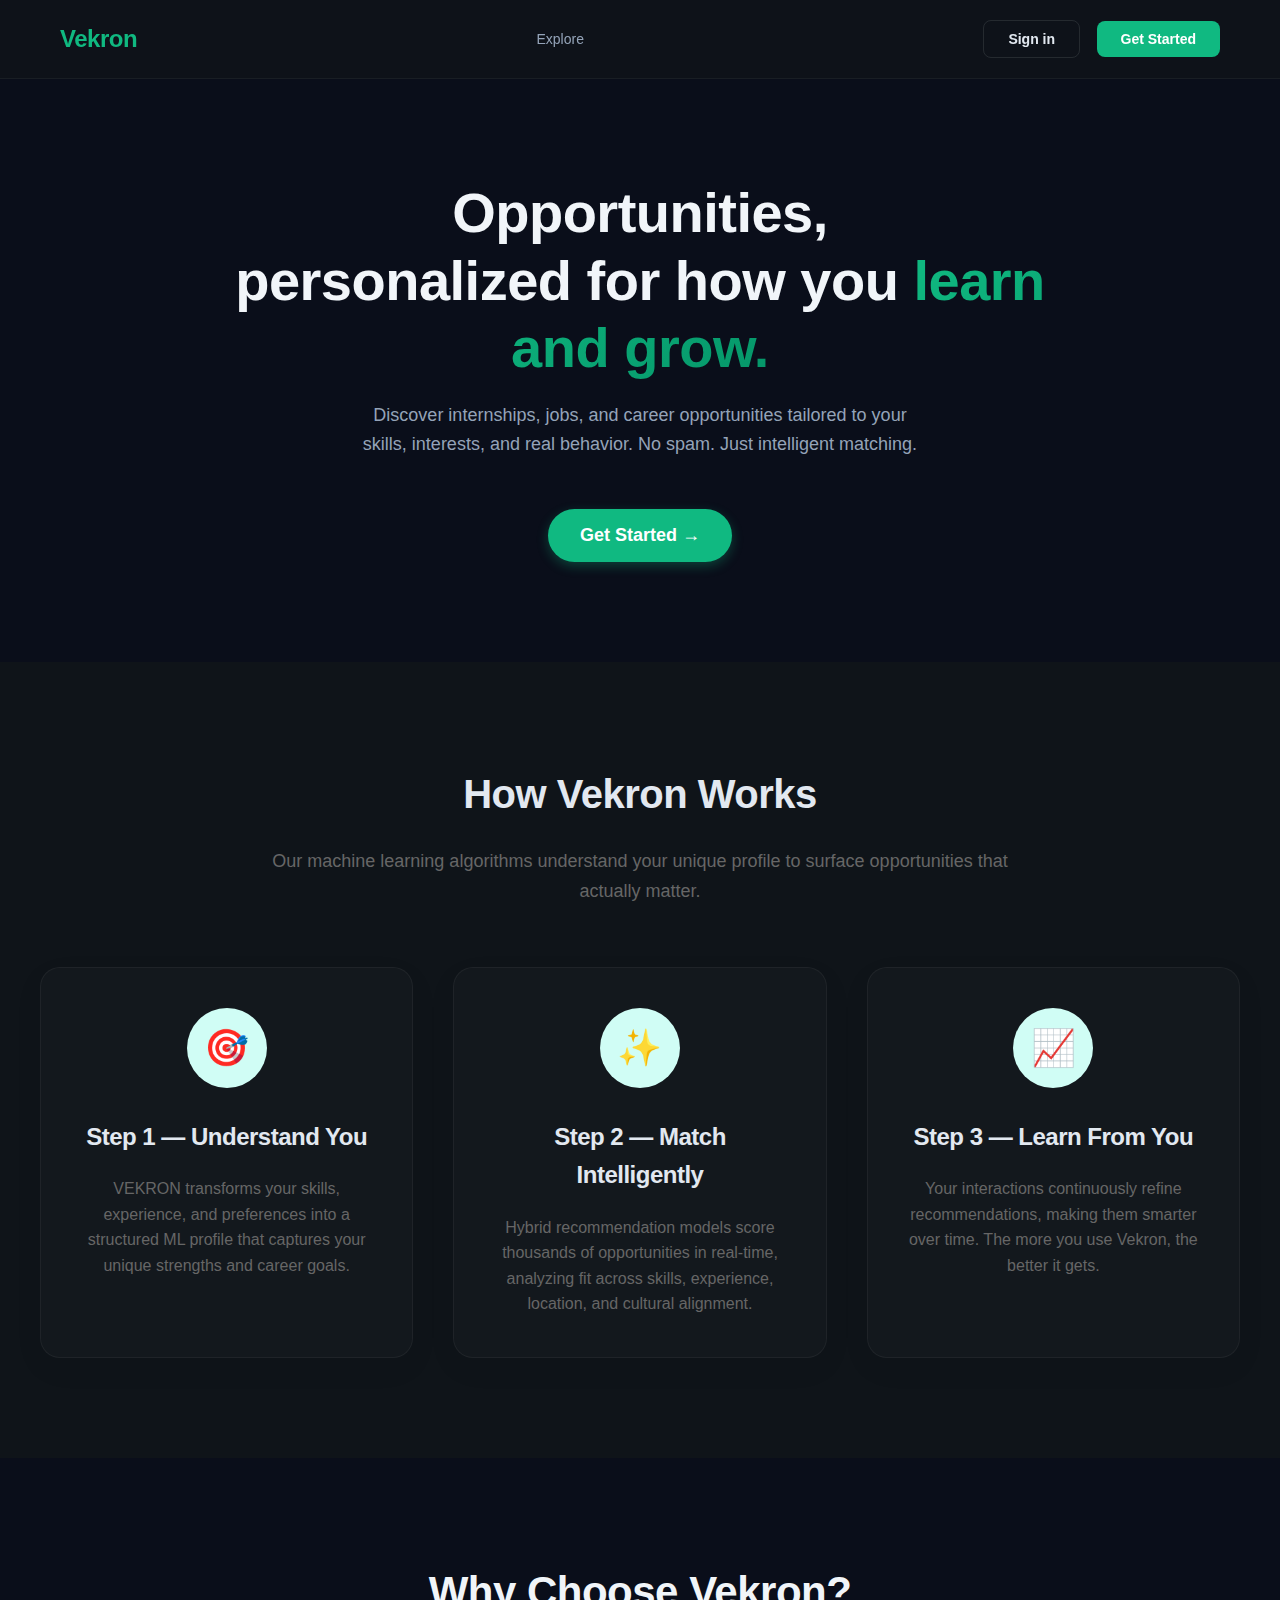
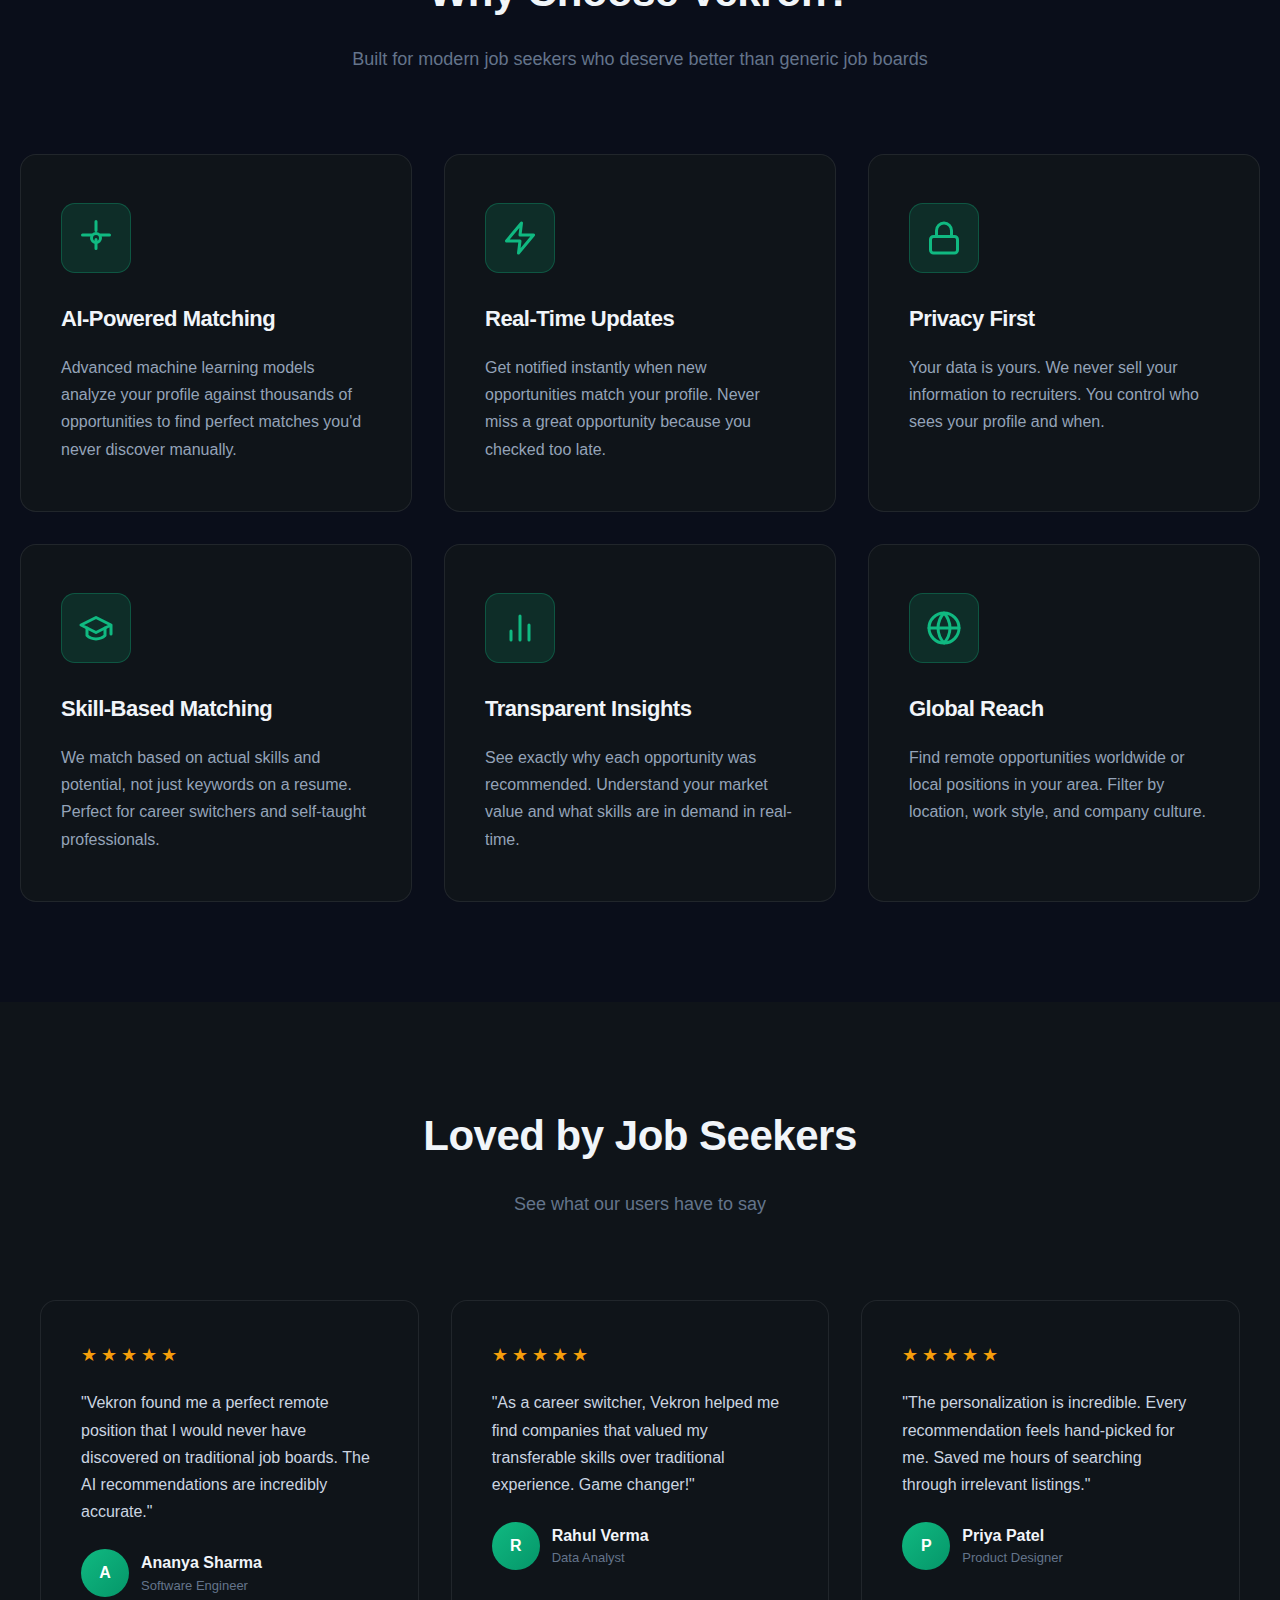
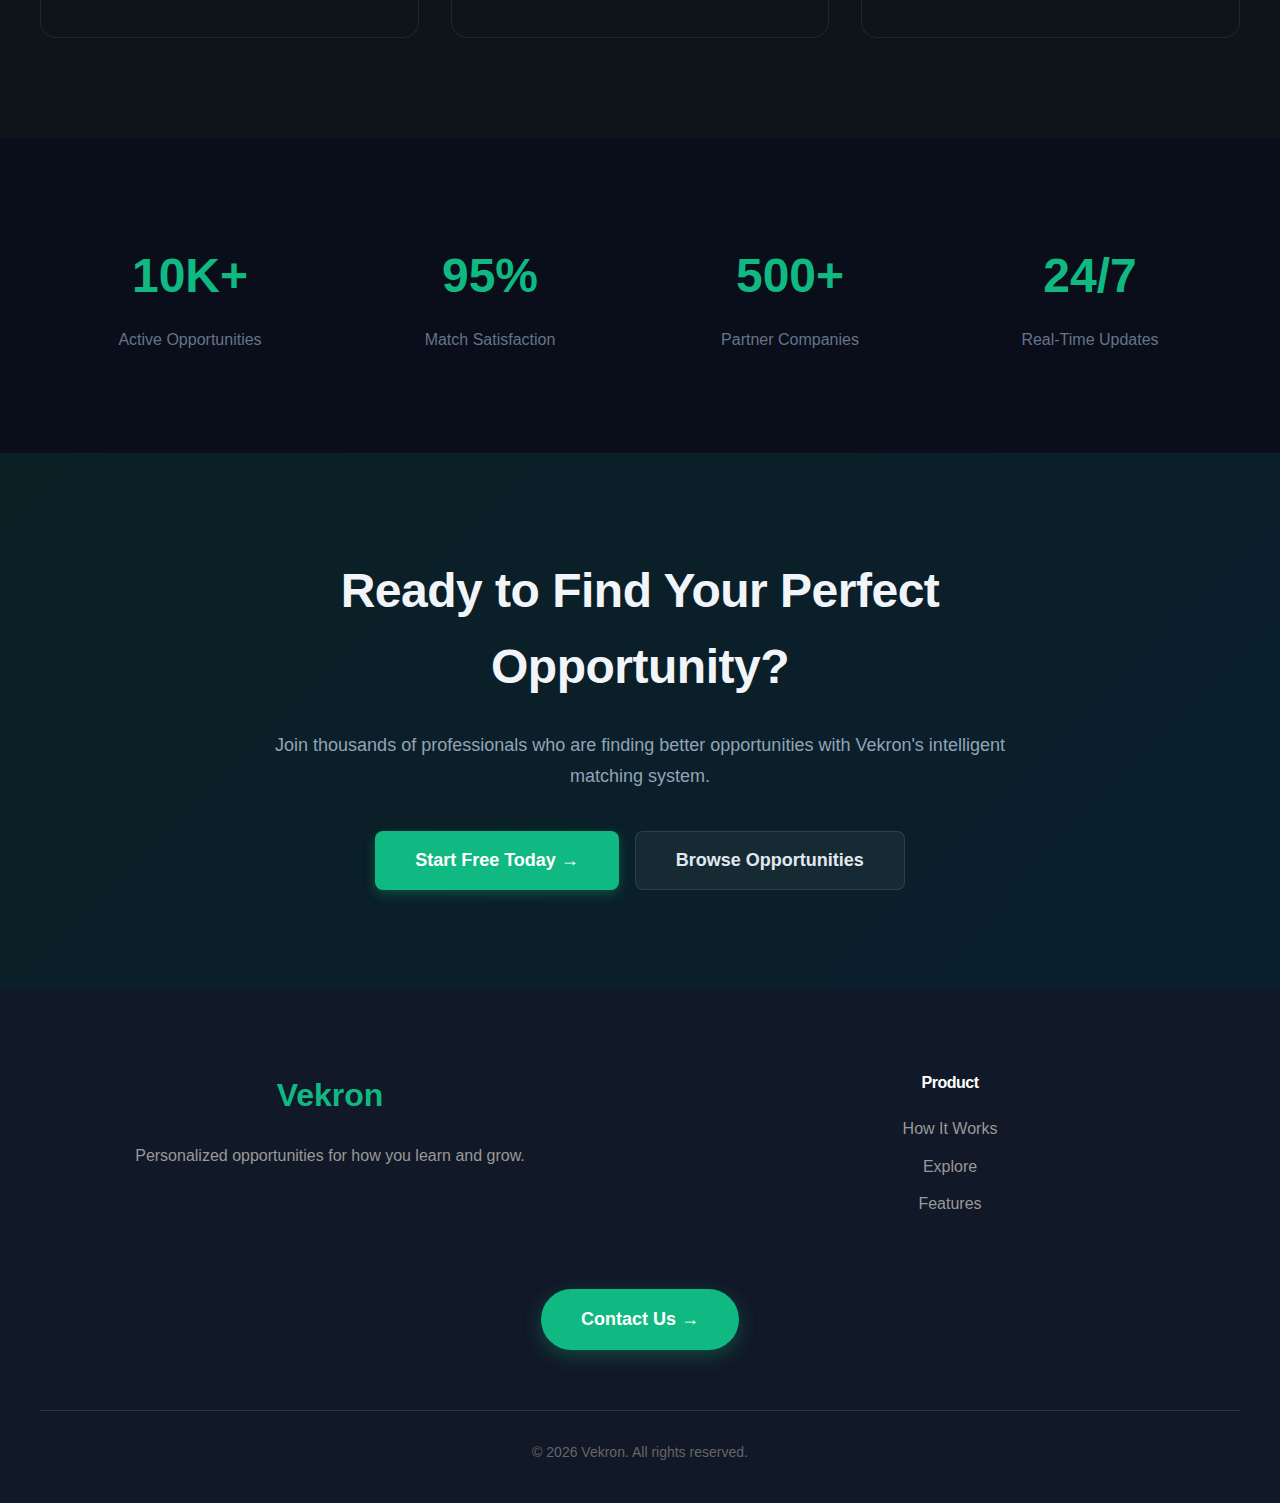
<file: frontend/index.html>
<!DOCTYPE html>
<html lang="en" style="background: #0a0e1a; margin: 0; padding: 0;">
<head>
  <meta charset="UTF-8">
  <meta name="viewport" content="width=device-width, initial-scale=1.0">
  <title>Vekron - Personalized Opportunities</title>
  <link rel="stylesheet" href="style.css">
  <style>
    html, body {
      margin: 0;
      padding: 0;
      font-family: -apple-system, BlinkMacSystemFont, 'Segoe UI', Roboto, sans-serif;
      background: #0a0e1a !important;
      color: #e2e8f0 !important;
    }
    .header {
      display: flex;
      justify-content: space-between;
      align-items: center;
      padding: 20px 60px;
      background: rgba(15, 20, 25, 0.8);
      backdrop-filter: blur(10px);
      border-bottom: 1px solid rgba(255, 255, 255, 0.05);
      position: sticky;
      top: 0;
      z-index: 100;
    }
    .logo {
      font-size: 24px;
      font-weight: 700;
      color: #10b981;
      letter-spacing: -0.5px;
    }
    .nav-links a {
      margin: 0 25px;
      text-decoration: none;
      color: #94a3b8;
      font-weight: 500;
      font-size: 14px;
      transition: color 0.2s ease;
    }
    .nav-links a:hover {
      color: #10b981;
    }
    .auth-buttons button {
      padding: 10px 24px;
      border-radius: 8px;
      font-weight: 600;
      font-size: 14px;
      cursor: pointer;
      transition: all 0.2s ease;
    }
    .sign-in-btn {
      background: transparent;
      color: #e2e8f0;
      border: 1px solid rgba(255, 255, 255, 0.1);
      margin-right: 12px;
    }
    .sign-in-btn:hover {
      background: rgba(255, 255, 255, 0.05);
      border-color: rgba(255, 255, 255, 0.2);
    }
    .get-started-btn {
      background: #10b981;
      color: white;
    }
    .get-started-btn:hover {
      background: #059669;
      transform: translateY(-1px);
    }
    .hero {
      text-align: center;
      padding: 100px 20px;
      max-width: 900px;
      margin: 0 auto;
    }
    .badge {
      display: inline-block;
      background: #d0fdf5;
      color: #10b981;
      padding: 8px 16px;
      border-radius: 30px;
      font-size: 14px;
      margin-bottom: 30px;
    }
    .hero-title {
      font-size: 56px;
      line-height: 1.2;
      margin-bottom: 20px;
      color: #f1f5f9;
    }
    .hero-title span {
      background: linear-gradient(135deg, #10b981, #059669);
      -webkit-background-clip: text;
      -webkit-text-fill-color: transparent;
      background-clip: text;
    }
    .hero-subtitle {
      font-size: 18px;
      color: #94a3b8;
      margin-bottom: 50px;
      line-height: 1.6;
    }
    .cta-buttons button {
      padding: 16px 32px;
      font-size: 18px;
      border-radius: 50px;
      margin: 0 10px;
      cursor: pointer;
    }
    .primary-cta {
      background: #10b981;
      color: white;
      border: none;
      box-shadow: 0 4px 12px rgba(16, 185, 129, 0.3);
    }
    .primary-cta:hover {
      background: #059669;
      transform: translateY(-2px);
      box-shadow: 0 6px 20px rgba(16, 185, 129, 0.4);
    }
    .secondary-cta {
      background: rgba(255, 255, 255, 0.05);
      color: #e2e8f0;
      border: 1px solid rgba(255, 255, 255, 0.1);
    }

    .secondary-cta:hover {
      background: rgba(255, 255, 255, 0.08);
      border-color: rgba(255, 255, 255, 0.2);
    }

    /* How It Works Section */
    .how-section {
      padding: 100px 20px;
      background: #0f1419;
      text-align: center;
    }
    .how-title {
      font-size: 40px;
      margin-bottom: 20px;
    }
    .how-subtitle {
      font-size: 18px;
      color: #666;
      margin-bottom: 60px;
      max-width: 800px;
      margin-left: auto;
      margin-right: auto;
    }
    .steps {
      display: grid;
      grid-template-columns: repeat(auto-fit, minmax(300px, 1fr));
      gap: 40px;
      max-width: 1200px;
      margin: 0 auto;
    }
    .step-card {
      background: rgba(255, 255, 255, 0.02);
      border: 1px solid rgba(255, 255, 255, 0.05);
      padding: 40px;
      border-radius: 20px;
      box-shadow: 0 10px 30px rgba(0,0,0,0.05);
      text-align: center;
    }
    .step-icon {
      width: 80px;
      height: 80px;
      background: #d0fdf5;
      border-radius: 50%;
      display: flex;
      align-items: center;
      justify-content: center;
      margin: 0 auto 30px;
      font-size: 36px;
    }
    .step-title {
      font-size: 24px;
      margin-bottom: 20px;
    }
    .step-desc {
      color: #666;
      line-height: 1.6;
    }

    /* Logged In Hero */
    .logged-in-hero {
      text-align: center;
      padding: 120px 20px;
      max-width: 900px;
      margin: 0 auto;
    }
    .welcome-back {
      font-size: 48px;
      margin-bottom: 20px;
    }
    .dashboard-btn {
      padding: 18px 40px;
      font-size: 20px;
      background: #10b981;
      color: white;
      border: none;
      border-radius: 50px;
      cursor: pointer;
      box-shadow: 0 6px 20px rgba(16,185,129,0.3);
      transition: all 0.3s ease;
    }
    .dashboard-btn:hover {
      background: #059669;
      transform: translateY(-2px);
    }

    /* Social Proof */
    .social-proof {
      margin: 100px auto;
      text-align: center;
      color: #666;
    }
    .avatars {
      display: flex;
      justify-content: center;
      gap: 10px;
      margin-bottom: 20px;
    }
    .avatar {
      width: 40px;
      height: 40px;
      border-radius: 50%;
      background: #ddd;
      display: flex;
      align-items: center;
      justify-content: center;
      font-weight: bold;
      color: white;
    }
    .avatar:nth-child(1) { background: #10b981; }
    .avatar:nth-child(2) { background: #3b82f6; }
    .avatar:nth-child(3) { background: #8b5cf6; }
    .avatar:nth-child(4) { background: #f59e0b; }

    /* Footer */
    footer {
      background: #111827;
      color: #e0e0e0;
      padding: 80px 20px 40px;
      text-align: center;
    }
    .footer-content {
      max-width: 1200px;
      margin: 0 auto;
    }
    .footer-links {
      display: grid;
      grid-template-columns: repeat(auto-fit, minmax(200px, 1fr));
      gap: 40px;
      margin-bottom: 60px;
    }
    .footer-links h4 {
      color: white;
      margin-bottom: 20px;
    }
    .footer-links a {
      display: block;
      color: #999;
      text-decoration: none;
      margin-bottom: 12px;
    }
    .footer-links a:hover {
      color: #10b981;
    }
    .contact-btn {
      display: inline-block;
      padding: 16px 40px;
      background: #10b981;
      color: white;
      font-weight: bold;
      font-size: 18px;
      text-decoration: none;
      border-radius: 50px;
      box-shadow: 0 6px 20px rgba(16,185,129,0.3);
      transition: all 0.3s ease;
    }
    .contact-btn:hover {
      background: #059669;
      transform: translateY(-2px);
    }
    .footer-bottom {
      padding-top: 30px;
      border-top: 1px solid #333;
      color: #666;
      font-size: 14px;
    }

    /* Modal Styles */
    .modal {
      display: none;
      position: fixed;
      top: 0; left: 0; right: 0; bottom: 0;
      background: rgba(0,0,0,0.5);
      align-items: center;
      justify-content: center;
      z-index: 1000;
    }
    .modal.active {
      display: flex;
    }
    .modal-content {
      background: #0f1419;
      border: 1px solid rgba(255, 255, 255, 0.1);
      padding: 40px;
      border-radius: 16px;
      width: 400px;
      text-align: center;
      position: relative;
    }
    .modal-content input {
      width: 100%;
      padding: 12px;
      margin: 10px 0;
      border: 1px solid #ddd;
      border-radius: 8px;
      box-sizing: border-box;
    }
    .modal-content button {
      width: 100%;
      padding: 14px;
      background: #10b981;
      color: white;
      border: none;
      border-radius: 50px;
      font-size: 16px;
      margin-top: 20px;
      cursor: pointer;
    }
    .close-modal {
      cursor: pointer;
      font-size: 30px;
      position: absolute;
      top: 10px;
      right: 20px;
      color: #999;
    }
    .switch-link {
      margin-top: 20px;
      color: #666;
    }
    .switch-link a {
      color: #10b981;
      text-decoration: none;
      font-weight: bold;
    }
    /* Profile Dropdown (match explore/dashboard) */
    .profile-dropdown { position: relative; }
    .profile-button { width: 40px; height: 40px; border-radius: 50%; background: linear-gradient(135deg, #10b981, #059669); border: 2px solid rgba(16, 185, 129, 0.3); color: white; font-weight: 700; font-size: 16px; cursor: pointer; display: flex; align-items: center; justify-content: center; transition: all 0.2s ease; }
    .profile-button:hover { transform: scale(1.05); box-shadow: 0 4px 12px rgba(16, 185, 129, 0.3); }
    .dropdown-menu { position: absolute; top: 50px; right: 0; background: #0f1419; border: 1px solid rgba(255, 255, 255, 0.1); border-radius: 12px; box-shadow: 0 10px 30px rgba(0, 0, 0, 0.5); min-width: 200px; opacity: 0; visibility: hidden; transform: translateY(-10px); transition: all 0.3s ease; z-index: 1000; }
    .dropdown-menu.show { opacity: 1; visibility: visible; transform: translateY(0); }
    .dropdown-item { padding: 12px 20px; color: #e2e8f0; text-decoration: none; display: flex; align-items: center; gap: 12px; cursor: pointer; transition: all 0.2s ease; border-bottom: 1px solid rgba(255, 255, 255, 0.05); }
    .dropdown-item:last-child { border-bottom: none; }
    .dropdown-item:hover { background: rgba(255, 255, 255, 0.05); }
    .dropdown-item:first-child:hover { border-radius: 12px 12px 0 0; }
    .dropdown-item:last-child:hover { border-radius: 0 0 12px 12px; }
    .dropdown-icon { width: 18px; height: 18px; }

    .auth-controls { display: flex; align-items: center; justify-content: flex-end; gap: 16px; margin-left: auto; }

    /* Profile Drawer (match explore/dashboard) */
    .profile-overlay { display: none; position: fixed; top: 0; left: 0; width: 100%; height: 100%; background: rgba(10, 14, 26, 0.8); backdrop-filter: blur(4px); z-index: 999; }
    .profile-overlay.hidden { display: none; }
    .profile-drawer { position: fixed; right: 0; top: 0; height: 100vh; width: 450px; max-width: 90%; background: #0f1419; border-left: 1px solid rgba(255, 255, 255, 0.1); box-shadow: -10px 0 40px rgba(0, 0, 0, 0.5); transform: translateX(100%); transition: transform 0.3s ease; z-index: 1000; overflow-y: auto; }
    .profile-drawer:not(.hidden) { transform: translateX(0); }
    .profile-drawer.hidden { transform: translateX(100%); }
    .profile-header { padding: 24px; border-bottom: 1px solid rgba(255, 255, 255, 0.05); display: flex; justify-content: space-between; align-items: center; }
    .profile-header h2 { font-size: 20px; font-weight: 600; color: #f1f5f9; }
    .close-btn { background: transparent; border: none; color: #64748b; font-size: 32px; cursor: pointer; padding: 0; width: 36px; height: 36px; display: flex; align-items: center; justify-content: center; transition: color 0.2s ease; }
    .close-btn:hover { color: #f1f5f9; }
    .profile-section { padding: 24px; }
    .profile-section.hidden { display: none; }
    .profile-row { margin-bottom: 24px; }
    .label { display: block; font-size: 12px; font-weight: 600; color: #64748b; text-transform: uppercase; letter-spacing: 0.5px; margin-bottom: 8px; }
    .value { color: #cbd5e1; font-size: 15px; }
    .skill-chips { display: flex; flex-wrap: wrap; gap: 8px; }
    .skill-chips span { background: rgba(16, 185, 129, 0.15); color: #10b981; padding: 6px 12px; border-radius: 6px; font-size: 13px; border: 1px solid rgba(16, 185, 129, 0.2); }
    .primary-btn { width: 100%; padding: 14px; background: #10b981; color: white; border: none; border-radius: 8px; font-size: 15px; font-weight: 600; cursor: pointer; transition: all 0.2s ease; margin-top: 20px; }
    .primary-btn:hover { background: #059669; transform: translateY(-1px); }
    #profile-edit label { display: block; font-size: 12px; font-weight: 600; color: #64748b; text-transform: uppercase; letter-spacing: 0.5px; margin: 20px 0 8px; }
    #profile-edit select, #profile-edit input { width: 100%; padding: 12px 14px; background: rgba(255, 255, 255, 0.02); border: 1px solid rgba(255, 255, 255, 0.1); border-radius: 8px; color: #e2e8f0; font-size: 14px; transition: all 0.2s ease; }
    #profile-edit select:focus, #profile-edit input:focus { outline: none; border-color: #10b981; background: rgba(255, 255, 255, 0.03); }
    #profile-edit select option { background: #0f1419; color: #e2e8f0; }
  </style>
</head>
<body>

  <header class="header">
    <div class="logo">Vekron</div>
    <div class="nav-links">
      <a href="explore.html">Explore</a>
    </div>
    <div class="auth-buttons" id="auth-buttons">
      <!-- Filled by JS -->
    </div>
  </header>

  <!-- Default Hero (Not Logged In) -->
  <section class="hero" id="default-hero">
    
    <h1 class="hero-title">Opportunities,<br>personalized for how you <span>learn and grow.</span></h1>
    <p class="hero-subtitle">
      Discover internships, jobs, and career opportunities tailored to your<br>
      skills, interests, and real behavior. No spam. Just intelligent matching.
    </p>
    <div class="cta-buttons">
      <button class="primary-cta" onclick="openModal('register-modal')">Get Started →</button>
    </div>
  </section>

  <!-- Logged In Hero (Hidden by default) -->
  <section class="hero logged-in-hero" id="logged-in-hero" style="display: none;">
    <h1 class="welcome-back" id="welcome-name">Welcome back!</h1>
    <p style="font-size: 20px; color: #666; margin-bottom: 50px;">
      Your personalized recommendations are ready.
    </p>
    <button class="dashboard-btn" onclick="window.location.href='dashboard.html'">
      Go to Dashboard →
    </button>
  </section>

  <!-- How Vekron Works -->
  <section class="how-section">
    <h2 class="how-title">How Vekron Works</h2>
    <p class="how-subtitle">Our machine learning algorithms understand your unique profile to surface opportunities that actually matter.</p>
    <div class="steps">
      <div class="step-card">
        <div class="step-icon">🎯</div>
        <h3 class="step-title">Step 1 — Understand You</h3>
        <p class="step-desc">VEKRON transforms your skills, experience, and preferences into a structured ML profile that captures your unique strengths and career goals.</p>
      </div>
      <div class="step-card">
        <div class="step-icon">✨</div>
        <h3 class="step-title">Step 2 — Match Intelligently</h3>
        <p class="step-desc">Hybrid recommendation models score thousands of opportunities in real-time, analyzing fit across skills, experience, location, and cultural alignment.</p>
      </div>
      <div class="step-card">
        <div class="step-icon">📈</div>
        <h3 class="step-title">Step 3 — Learn From You</h3>
        <p class="step-desc">Your interactions continuously refine recommendations, making them smarter over time. The more you use Vekron, the better it gets.</p>
      </div>
    </div>
  </section>

  <!-- Features Section -->
  <section style="padding: 100px 20px; max-width: 1400px; margin: 0 auto;">
    <h2 style="text-align: center; font-size: clamp(32px, 4vw, 42px); margin-bottom: 20px; font-weight: 700; letter-spacing: -0.5px; color: #f1f5f9;">Why Choose Vekron?</h2>
    <p style="text-align: center; font-size: 18px; color: #64748b; margin-bottom: 80px; max-width: 700px; margin-left: auto; margin-right: auto; line-height: 1.6;">
      Built for modern job seekers who deserve better than generic job boards
    </p>

    <div style="display: grid; grid-template-columns: repeat(auto-fit, minmax(350px, 1fr)); gap: 32px;">
      <!-- Feature 1 -->
      <div style="background: #0f1419; padding: 48px 40px; border-radius: 16px; border: 1px solid rgba(255, 255, 255, 0.08); transition: all 0.3s ease;">
        <div style="width: 70px; height: 70px; background: rgba(16, 185, 129, 0.15); border-radius: 14px; display: flex; align-items: center; justify-content: center; margin-bottom: 28px; border: 1px solid rgba(16, 185, 129, 0.3);">
          <svg width="36" height="36" viewBox="0 0 24 24" fill="none" stroke="#10b981" stroke-width="2" stroke-linecap="round" stroke-linejoin="round">
            <circle cx="12" cy="12" r="3"></circle>
            <path d="M12 1v6m0 6v6m9-9h-6m-6 0H3"></path>
          </svg>
        </div>
        <h3 style="font-size: 22px; margin-bottom: 18px; font-weight: 600; color: #f1f5f9;">AI-Powered Matching</h3>
        <p style="color: #94a3b8; line-height: 1.7; font-size: 16px;">Advanced machine learning models analyze your profile against thousands of opportunities to find perfect matches you'd never discover manually.</p>
      </div>

      <!-- Feature 2 -->
      <div style="background: #0f1419; padding: 48px 40px; border-radius: 16px; border: 1px solid rgba(255, 255, 255, 0.08); transition: all 0.3s ease;">
        <div style="width: 70px; height: 70px; background: rgba(16, 185, 129, 0.15); border-radius: 14px; display: flex; align-items: center; justify-content: center; margin-bottom: 28px; border: 1px solid rgba(16, 185, 129, 0.3);">
          <svg width="36" height="36" viewBox="0 0 24 24" fill="none" stroke="#10b981" stroke-width="2" stroke-linecap="round" stroke-linejoin="round">
            <polygon points="13 2 3 14 12 14 11 22 21 10 12 10 13 2"></polygon>
          </svg>
        </div>
        <h3 style="font-size: 22px; margin-bottom: 18px; font-weight: 600; color: #f1f5f9;">Real-Time Updates</h3>
        <p style="color: #94a3b8; line-height: 1.7; font-size: 16px;">Get notified instantly when new opportunities match your profile. Never miss a great opportunity because you checked too late.</p>
      </div>

      <!-- Feature 3 -->
      <div style="background: #0f1419; padding: 48px 40px; border-radius: 16px; border: 1px solid rgba(255, 255, 255, 0.08); transition: all 0.3s ease;">
        <div style="width: 70px; height: 70px; background: rgba(16, 185, 129, 0.15); border-radius: 14px; display: flex; align-items: center; justify-content: center; margin-bottom: 28px; border: 1px solid rgba(16, 185, 129, 0.3);">
          <svg width="36" height="36" viewBox="0 0 24 24" fill="none" stroke="#10b981" stroke-width="2" stroke-linecap="round" stroke-linejoin="round">
            <rect x="3" y="11" width="18" height="11" rx="2" ry="2"></rect>
            <path d="M7 11V7a5 5 0 0 1 10 0v4"></path>
          </svg>
        </div>
        <h3 style="font-size: 22px; margin-bottom: 18px; font-weight: 600; color: #f1f5f9;">Privacy First</h3>
        <p style="color: #94a3b8; line-height: 1.7; font-size: 16px;">Your data is yours. We never sell your information to recruiters. You control who sees your profile and when.</p>
      </div>

      <!-- Feature 4 -->
      <div style="background: #0f1419; padding: 48px 40px; border-radius: 16px; border: 1px solid rgba(255, 255, 255, 0.08); transition: all 0.3s ease;">
        <div style="width: 70px; height: 70px; background: rgba(16, 185, 129, 0.15); border-radius: 14px; display: flex; align-items: center; justify-content: center; margin-bottom: 28px; border: 1px solid rgba(16, 185, 129, 0.3);">
          <svg width="36" height="36" viewBox="0 0 24 24" fill="none" stroke="#10b981" stroke-width="2" stroke-linecap="round" stroke-linejoin="round">
            <path d="M22 10v6M2 10l10-5 10 5-10 5z"></path>
            <path d="M6 12v5c3 3 9 3 12 0v-5"></path>
          </svg>
        </div>
        <h3 style="font-size: 22px; margin-bottom: 18px; font-weight: 600; color: #f1f5f9;">Skill-Based Matching</h3>
        <p style="color: #94a3b8; line-height: 1.7; font-size: 16px;">We match based on actual skills and potential, not just keywords on a resume. Perfect for career switchers and self-taught professionals.</p>
      </div>

      <!-- Feature 5 -->
      <div style="background: #0f1419; padding: 48px 40px; border-radius: 16px; border: 1px solid rgba(255, 255, 255, 0.08); transition: all 0.3s ease;">
        <div style="width: 70px; height: 70px; background: rgba(16, 185, 129, 0.15); border-radius: 14px; display: flex; align-items: center; justify-content: center; margin-bottom: 28px; border: 1px solid rgba(16, 185, 129, 0.3);">
          <svg width="36" height="36" viewBox="0 0 24 24" fill="none" stroke="#10b981" stroke-width="2" stroke-linecap="round" stroke-linejoin="round">
            <line x1="18" y1="20" x2="18" y2="10"></line>
            <line x1="12" y1="20" x2="12" y2="4"></line>
            <line x1="6" y1="20" x2="6" y2="14"></line>
          </svg>
        </div>
        <h3 style="font-size: 22px; margin-bottom: 18px; font-weight: 600; color: #f1f5f9;">Transparent Insights</h3>
        <p style="color: #94a3b8; line-height: 1.7; font-size: 16px;">See exactly why each opportunity was recommended. Understand your market value and what skills are in demand in real-time.</p>
      </div>

      <!-- Feature 6 -->
      <div style="background: #0f1419; padding: 48px 40px; border-radius: 16px; border: 1px solid rgba(255, 255, 255, 0.08); transition: all 0.3s ease;">
        <div style="width: 70px; height: 70px; background: rgba(16, 185, 129, 0.15); border-radius: 14px; display: flex; align-items: center; justify-content: center; margin-bottom: 28px; border: 1px solid rgba(16, 185, 129, 0.3);">
          <svg width="36" height="36" viewBox="0 0 24 24" fill="none" stroke="#10b981" stroke-width="2" stroke-linecap="round" stroke-linejoin="round">
            <circle cx="12" cy="12" r="10"></circle>
            <line x1="2" y1="12" x2="22" y2="12"></line>
            <path d="M12 2a15.3 15.3 0 0 1 4 10 15.3 15.3 0 0 1-4 10 15.3 15.3 0 0 1-4-10 15.3 15.3 0 0 1 4-10z"></path>
          </svg>
        </div>
        <h3 style="font-size: 22px; margin-bottom: 18px; font-weight: 600; color: #f1f5f9;">Global Reach</h3>
        <p style="color: #94a3b8; line-height: 1.7; font-size: 16px;">Find remote opportunities worldwide or local positions in your area. Filter by location, work style, and company culture.</p>
      </div>
    </div>
  </section>

  <!-- Testimonials Section -->
  <section style="padding: 100px 20px; background: #0f1419;">
    <div style="max-width: 1200px; margin: 0 auto;">
      <h2 style="text-align: center; font-size: clamp(32px, 4vw, 42px); margin-bottom: 20px; font-weight: 700; letter-spacing: -0.5px; color: #f1f5f9;">Loved by Job Seekers</h2>
      <p style="text-align: center; font-size: 18px; color: #64748b; margin-bottom: 80px;">
        See what our users have to say
      </p>

      <div style="display: grid; grid-template-columns: repeat(auto-fit, minmax(350px, 1fr)); gap: 32px;">
        <!-- Testimonial 1 -->
        <div style="background: #0f1419; padding: 40px; border-radius: 16px; border: 1px solid rgba(255, 255, 255, 0.08);">
          <div style="color: #f59e0b; margin-bottom: 20px; font-size: 18px; display: flex; gap: 4px;">
            <span>★</span><span>★</span><span>★</span><span>★</span><span>★</span>
          </div>
          <p style="color: #cbd5e1; line-height: 1.7; margin-bottom: 24px; font-size: 16px;">
            "Vekron found me a perfect remote position that I would never have discovered on traditional job boards. The AI recommendations are incredibly accurate."
          </p>
          <div style="display: flex; align-items: center; gap: 12px;">
            <div style="width: 48px; height: 48px; background: linear-gradient(135deg, #10b981, #059669); border-radius: 50%; display: flex; align-items: center; justify-content: center; color: white; font-weight: 600;">A</div>
            <div>
              <div style="font-weight: 600; color: #f1f5f9;">Ananya Sharma</div>
              <div style="font-size: 13px; color: #64748b;">Software Engineer</div>
            </div>
          </div>
        </div>

        <!-- Testimonial 2 -->
        <div style="background: #0f1419; padding: 40px; border-radius: 16px; border: 1px solid rgba(255, 255, 255, 0.08);">
          <div style="color: #f59e0b; margin-bottom: 20px; font-size: 18px; display: flex; gap: 4px;">
            <span>★</span><span>★</span><span>★</span><span>★</span><span>★</span>
          </div>
          <p style="color: #cbd5e1; line-height: 1.7; margin-bottom: 24px; font-size: 16px;">
            "As a career switcher, Vekron helped me find companies that valued my transferable skills over traditional experience. Game changer!"
          </p>
          <div style="display: flex; align-items: center; gap: 12px;">
            <div style="width: 48px; height: 48px; background: linear-gradient(135deg, #10b981, #059669); border-radius: 50%; display: flex; align-items: center; justify-content: center; color: white; font-weight: 600;">R</div>
            <div>
              <div style="font-weight: 600; color: #f1f5f9;">Rahul Verma</div>
              <div style="font-size: 13px; color: #64748b;">Data Analyst</div>
            </div>
          </div>
        </div>

        <!-- Testimonial 3 -->
        <div style="background: #0f1419; padding: 40px; border-radius: 16px; border: 1px solid rgba(255, 255, 255, 0.08);">
          <div style="color: #f59e0b; margin-bottom: 20px; font-size: 18px; display: flex; gap: 4px;">
            <span>★</span><span>★</span><span>★</span><span>★</span><span>★</span>
          </div>
          <p style="color: #cbd5e1; line-height: 1.7; margin-bottom: 24px; font-size: 16px;">
            "The personalization is incredible. Every recommendation feels hand-picked for me. Saved me hours of searching through irrelevant listings."
          </p>
          <div style="display: flex; align-items: center; gap: 12px;">
            <div style="width: 48px; height: 48px; background: linear-gradient(135deg, #10b981, #059669); border-radius: 50%; display: flex; align-items: center; justify-content: center; color: white; font-weight: 600;">P</div>
            <div>
              <div style="font-weight: 600; color: #f1f5f9;">Priya Patel</div>
              <div style="font-size: 13px; color: #64748b;">Product Designer</div>
            </div>
          </div>
        </div>
      </div>
    </div>
  </section>

  <!-- Stats Section -->
  <section style="padding: 100px 20px; max-width: 1200px; margin: 0 auto;">
    <div style="display: grid; grid-template-columns: repeat(auto-fit, minmax(200px, 1fr)); gap: 40px; text-align: center;">
      <div>
        <div style="font-size: 48px; font-weight: 700; color: #10b981; margin-bottom: 12px;">10K+</div>
        <div style="color: #64748b; font-size: 16px;">Active Opportunities</div>
      </div>
      <div>
        <div style="font-size: 48px; font-weight: 700; color: #10b981; margin-bottom: 12px;">95%</div>
        <div style="color: #64748b; font-size: 16px;">Match Satisfaction</div>
      </div>
      <div>
        <div style="font-size: 48px; font-weight: 700; color: #10b981; margin-bottom: 12px;">500+</div>
        <div style="color: #64748b; font-size: 16px;">Partner Companies</div>
      </div>
      <div>
        <div style="font-size: 48px; font-weight: 700; color: #10b981; margin-bottom: 12px;">24/7</div>
        <div style="color: #64748b; font-size: 16px;">Real-Time Updates</div>
      </div>
    </div>
  </section>

  <!-- CTA Section -->
  <section style="padding: 100px 20px; background: linear-gradient(135deg, rgba(16, 185, 129, 0.1), rgba(6, 182, 212, 0.1)); text-align: center;">
    <div style="max-width: 800px; margin: 0 auto;">
      <h2 style="font-size: clamp(32px, 4vw, 48px); margin-bottom: 24px; font-weight: 700; letter-spacing: -0.5px; color: #f1f5f9;">
        Ready to Find Your Perfect Opportunity?
      </h2>
      <p style="font-size: 18px; color: #94a3b8; margin-bottom: 40px; line-height: 1.7;">
        Join thousands of professionals who are finding better opportunities with Vekron's intelligent matching system.
      </p>
      <div style="display: flex; gap: 16px; justify-content: center; flex-wrap: wrap;">
        <button class="primary-cta" onclick="openModal('register-modal')" style="padding: 18px 40px; font-size: 18px;">
          Start Free Today →
        </button>
        <button class="secondary-cta" onclick="window.location.href='explore.html'" style="padding: 18px 40px; font-size: 18px;">
          Browse Opportunities
        </button>
      </div>
    </div>
  </section>

  <!-- Footer -->
  <footer>
    <div class="footer-content">
      <div class="footer-links">
        <div>
          <div style="font-size: 32px; font-weight: bold; color: #10b981; margin-bottom: 20px;">Vekron</div>
          <p style="color: #999;">Personalized opportunities for how you learn and grow.</p>
        </div>
        <div>
          <h4 style="color: white; margin-bottom: 20px;">Product</h4>
          <a href="how-it-works.html" style="display: block; color: #999; text-decoration: none; margin-bottom: 12px;">How It Works</a>
          <a href="explore.html" style="display: block; color: #999; text-decoration: none; margin-bottom: 12px;">Explore</a>
          <a href="#" style="display: block; color: #999; text-decoration: none;">Features</a>
        </div>
        
        
      </div>

      <!-- Centered Contact Button -->
      <div style="margin: 60px 0;">
        <a href="mailto:vecr0n.adm1n@gmail.com?subject=Inquiry%20from%20Vekron%20User&body=Hello%20Vekron%20Team,%0D%0A%0D%0AI'd%20like%20to%20know%20more%20about..."
           class="contact-btn">
          Contact Us →
        </a>
      </div>

      <div class="footer-bottom">
        © 2026 Vekron. All rights reserved.
      </div>
    </div>
  </footer>

  <!-- Logout Confirmation Modal -->
  <div id="logout-modal" style="display: none; position: fixed; top: 0; left: 0; width: 100%; height: 100%; background: rgba(10, 14, 26, 0.8); backdrop-filter: blur(4px); align-items: center; justify-content: center; z-index: 1000;">
    <div style="background: #0f1419; border: 1px solid rgba(255, 255, 255, 0.1); padding: 40px; border-radius: 16px; text-align: center; width: 350px; box-shadow: 0 20px 60px rgba(0, 0, 0, 0.5);">
      <h3 style="margin-bottom: 30px; color: #f1f5f9;">Are you sure you want to log out?</h3>
      <div>
        <button onclick="confirmLogout()" style="padding: 12px 30px; background: #ef4444; color: white; border: none; border-radius: 8px; margin: 0 8px; cursor: pointer; font-weight: 600;">Yes, log me out</button>
        <button onclick="closeLogoutModal()" style="padding: 12px 30px; background: rgba(255, 255, 255, 0.05); color: #e2e8f0; border: 1px solid rgba(255, 255, 255, 0.1); border-radius: 8px; margin: 0 8px; cursor: pointer; font-weight: 600;">Cancel</button>
      </div>
    </div>
  </div>

  <!-- Profile Drawer -->
  <div id="profile-overlay" class="profile-overlay hidden" style="display:none;"></div>
  <div id="profile-drawer" class="profile-drawer hidden" style="display:none;">
    <div class="profile-header" style="padding: 24px; border-bottom: 1px solid rgba(255, 255, 255, 0.05); display: flex; justify-content: space-between; align-items: center;">
      <h2 style="font-size: 20px; font-weight: 600; color: #f1f5f9;">Your Profile</h2>
      <button class="close-btn" onclick="closeProfile()" style="background: transparent; border: none; color: #64748b; font-size: 32px; cursor: pointer; padding: 0; width: 36px; height: 36px; display: flex; align-items: center; justify-content: center;">×</button>
    </div>

    <!-- VIEW MODE -->
    <div id="profile-view" class="profile-section" style="padding: 24px;">
      <div class="profile-row" style="margin-bottom: 16px;">
        <div class="label" style="font-size: 12px; color: #64748b; text-transform: uppercase;">Full Name</div>
        <div id="pv-name" class="value" style="color: #cbd5e1;">Not set</div>
      </div>

      <div class="profile-row" style="margin-bottom: 16px;">
        <div class="label" style="font-size: 12px; color: #64748b; text-transform: uppercase;">Email</div>
        <div id="pv-email" class="value" style="color: #cbd5e1;"></div>
      </div>

      <div class="profile-row" style="margin-bottom: 16px;">
        <div class="label" style="font-size: 12px; color: #64748b; text-transform: uppercase;">Experience Level</div>
        <div id="pv-exp" class="value" style="color: #cbd5e1;"></div>
      </div>

      <div class="profile-row" style="margin-bottom: 16px;">
        <div class="label" style="font-size: 12px; color: #64748b; text-transform: uppercase;">Skills</div>
        <div id="pv-skills" class="skill-chips" style="display: flex; gap: 8px; flex-wrap: wrap;"></div>
      </div>

      <button class="primary-btn" onclick="enableEdit()" style="width: 100%; padding: 12px; background: #10b981; color: white; border: none; border-radius: 8px; font-weight: 600;">Update Profile</button>
    </div>

    <!-- EDIT MODE -->
    <div id="profile-edit" class="profile-section hidden" style="padding: 24px; display: none;">
      <label style="display:block; font-size:12px; color:#64748b; text-transform:uppercase;">Experience Level</label>
      <select id="experience_level" style="width: 100%; padding: 10px; background: rgba(255,255,255,0.03); border: 1px solid rgba(255,255,255,0.1); color: #e2e8f0; border-radius: 8px;">
        <option>Beginner</option>
        <option>Intermediate</option>
        <option>Advanced</option>
      </select>

      <label style="display:block; font-size:12px; color:#64748b; text-transform:uppercase; margin-top:14px;">Skills</label>
      <input id="skills" placeholder="Python, React, ML" style="width: 100%; padding: 10px; background: rgba(255,255,255,0.03); border: 1px solid rgba(255,255,255,0.1); color: #e2e8f0; border-radius: 8px;">

      <label style="display:block; font-size:12px; color:#64748b; text-transform:uppercase; margin-top:14px;">Preferred Workplace</label>
      <select id="preferred_workplace" style="width: 100%; padding: 10px; background: rgba(255,255,255,0.03); border: 1px solid rgba(255,255,255,0.1); color: #e2e8f0; border-radius: 8px;">
        <option>Remote</option>
        <option>Hybrid</option>
        <option>Onsite</option>
      </select>

      <button class="primary-btn" onclick="saveProfile()" style="width: 100%; padding: 12px; background: #10b981; color: white; border: none; border-radius: 8px; font-weight: 600; margin-top: 16px;">Save Changes</button>
    </div>
  </div>

  <!-- Login Modal -->
  <div id="login-modal" class="modal">
    <div class="modal-content">
      <span class="close-modal" onclick="closeModal('login-modal')">×</span>
      <h2>Sign In</h2>
      <input type="email" id="login-email" placeholder="Email">
      <input type="password" id="login-password" placeholder="Password">
      <button onclick="loginUser()">Sign In</button>
      <p class="switch-link">Don't have an account? <a onclick="openModal('register-modal'); closeModal('login-modal')">Register</a></p>
    </div>
  </div>

  <!-- Register Modal -->
  <div id="register-modal" class="modal">
    <div class="modal-content">
      <span class="close-modal" onclick="closeModal('register-modal')">×</span>
      <h2>Create Account</h2>
      <input type="text" id="full_name" placeholder="Full Name">
      <input type="email" id="email" placeholder="Email">
      <input type="password" id="password" placeholder="Password">
      <button onclick="registerUser()">Get Started</button>
      <p class="switch-link">Already have an account? <a onclick="openModal('login-modal'); closeModal('register-modal')">Sign in</a></p>
    </div>
  </div>

  <script src="js/api.js"></script>
  
  <script>
    function openModal(modalId) {
      document.getElementById(modalId).classList.add("active");
    }
    function closeModal(modalId) {
      document.getElementById(modalId).classList.remove("active");
    }

    window.addEventListener("click", function(event) {
      if (event.target.classList.contains("modal")) {
        event.target.classList.remove("active");
      }
    });

    // Check login status and update landing page
    function updateLandingPage() {
      const token = localStorage.getItem("access_token");
      const fullName = localStorage.getItem("full_name") || "there";

      if (token) {
        // Logged in — show personalized view
        document.getElementById("default-hero").style.display = "none";
        document.getElementById("logged-in-hero").style.display = "block";
        document.getElementById("welcome-name").textContent = `Welcome back, ${fullName}!`;

        // Update header buttons: exact same markup as explore/dashboard
        document.getElementById("auth-buttons").innerHTML = `
          <div class="auth-controls" id="auth-controls">
            <div class="profile-dropdown">
              <button class="profile-button" id="profileBtn" onclick="toggleDropdown()">
                <span id="profileInitial">${(fullName || 'U').charAt(0).toUpperCase()}</span>
              </button>
              <div class="dropdown-menu" id="dropdownMenu">
                <div class="dropdown-item" onclick="openProfile(); toggleDropdown();">
                  <svg class="dropdown-icon" viewBox="0 0 24 24" fill="none" stroke="currentColor" stroke-width="2">
                    <path d="M20 21v-2a4 4 0 0 0-4-4H8a4 4 0 0 0-4 4v2"></path>
                    <circle cx="12" cy="7" r="4"></circle>
                  </svg>
                  View Profile
                </div>
                <div class="dropdown-item" onclick="showLogoutModal(); toggleDropdown();">
                  <svg class="dropdown-icon" viewBox="0 0 24 24" fill="none" stroke="currentColor" stroke-width="2">
                    <path d="M9 21H5a2 2 0 0 1-2-2V5a2 2 0 0 1 2-2h4"></path>
                    <polyline points="16 17 21 12 16 7"></polyline>
                    <line x1="21" y1="12" x2="9" y2="12"></line>
                  </svg>
                  Logout
                </div>
              </div>
            </div>
          </div>
        `;
      } else {
        // Not logged in — keep default
        document.getElementById("auth-buttons").innerHTML = `
          <button class="sign-in-btn" onclick="openModal('login-modal')">Sign in</button>
          <button class="get-started-btn" onclick="openModal('register-modal')">Get Started</button>
        `;
      }
    }

    // Logout modal helpers (shared behavior)
    function showLogoutModal() {
      const m = document.getElementById('logout-modal');
      if (m) m.classList.add('active');
    }
    function closeLogoutModal() {
      const m = document.getElementById('logout-modal');
      if (m) m.classList.remove('active');
    }
    function confirmLogout() {
      localStorage.clear();
      window.location.href = 'index.html';
    }

    // Dropdown helpers (match explore/dashboard)
    function toggleDropdown() {
      const dropdown = document.getElementById('dropdownMenu');
      if (!dropdown) return;
      dropdown.classList.toggle('show');
    }
    document.addEventListener('click', function(event) {
      const dropdown = document.getElementById('dropdownMenu');
      const profileBtn = document.getElementById('profileBtn');
      if (!dropdown || !profileBtn) return;
      if (!profileBtn.contains(event.target) && !dropdown.contains(event.target)) {
        dropdown.classList.remove('show');
      }
    });

    // Profile Drawer logic
    function qs(id){ return document.getElementById(id); }
    function populateProfileView(data){
      qs('pv-name').textContent = data.full_name || localStorage.getItem('full_name') || 'Not set';
      qs('pv-email').textContent = data.email || localStorage.getItem('email') || '';
      qs('pv-exp').textContent = data.experience_level || localStorage.getItem('experience_level') || '';
      const skillsStr = (data.skills || localStorage.getItem('skills') || '') + '';
      const chips = qs('pv-skills');
      if (chips) {
        chips.innerHTML = '';
        if (skillsStr.trim().length) {
          skillsStr.split(',').map(s=>s.trim()).filter(Boolean).slice(0,20).forEach(s=>{
            const span = document.createElement('span');
            span.textContent = s;
            span.style.background = 'rgba(16,185,129,0.15)';
            span.style.color = '#10b981';
            span.style.padding = '6px 12px';
            span.style.borderRadius = '6px';
            span.style.border = '1px solid rgba(16,185,129,0.2)';
            span.style.fontSize = '13px';
            chips.appendChild(span);
          });
        }
      }
      const exp = data.experience_level || localStorage.getItem('experience_level') || 'Beginner';
      const pw = data.preferred_workplace || localStorage.getItem('preferred_workplace') || 'Remote';
      const sk = skillsStr;
      if (qs('experience_level')) qs('experience_level').value = exp;
      if (qs('preferred_workplace')) qs('preferred_workplace').value = pw;
      if (qs('skills')) qs('skills').value = sk;
    }
    async function fetchProfileSafe(){
      try{
        const token = localStorage.getItem('access_token');
        if(!token) return {};
        const me = await apiFetch('/auth/me');
        return me || {};
      }catch(e){ return {}; }
    }
    async function openProfile(){
      const overlay = qs('profile-overlay');
      const drawer = qs('profile-drawer');
      if (!overlay || !drawer) return;
      const data = await fetchProfileSafe();
      populateProfileView(data);
      overlay.style.display = 'block';
      drawer.style.display = 'block';
      overlay.classList.remove('hidden');
      drawer.classList.remove('hidden');
    }
    function closeProfile(){
      const overlay = qs('profile-overlay');
      const drawer = qs('profile-drawer');
      if (overlay) { overlay.style.display = 'none'; overlay.classList.add('hidden'); }
      if (drawer) { drawer.style.display = 'none'; drawer.classList.add('hidden'); }
      if (qs('profile-view') && qs('profile-edit')) { qs('profile-view').style.display = ''; qs('profile-view').classList.remove('hidden'); qs('profile-edit').style.display = 'none'; qs('profile-edit').classList.add('hidden'); }
    }
    function enableEdit(){
      if (qs('profile-view') && qs('profile-edit')) { qs('profile-view').style.display = 'none'; qs('profile-view').classList.add('hidden'); qs('profile-edit').style.display = ''; qs('profile-edit').classList.remove('hidden'); }
    }
    async function saveProfile(){
      const payload = {
        experience_level: qs('experience_level')?.value || 'Beginner',
        skills: qs('skills')?.value || '',
        preferred_workplace: qs('preferred_workplace')?.value || 'Remote',
      };
      try{ await apiFetch('/auth/complete-profile', { method:'POST', body: JSON.stringify(payload) }); } catch(e){}
      localStorage.setItem('experience_level', payload.experience_level);
      localStorage.setItem('skills', payload.skills);
      localStorage.setItem('preferred_workplace', payload.preferred_workplace);
      populateProfileView(payload);
      if (qs('profile-view') && qs('profile-edit')) { qs('profile-view').style.display = ''; qs('profile-view').classList.remove('hidden'); qs('profile-edit').style.display = 'none'; qs('profile-edit').classList.add('hidden'); }
    }

    // Logout modal helpers
    function showLogoutModal(){ const m = document.getElementById('logout-modal'); if(m){ m.style.display='flex'; m.classList.add('active'); } }
    function closeLogoutModal(){ const m = document.getElementById('logout-modal'); if(m){ m.style.display='none'; m.classList.remove('active'); } }
    function confirmLogout(){ localStorage.clear(); window.location.href = 'index.html'; }

    document.addEventListener("DOMContentLoaded", updateLandingPage);
  </script>
</body>
</html>
</file>
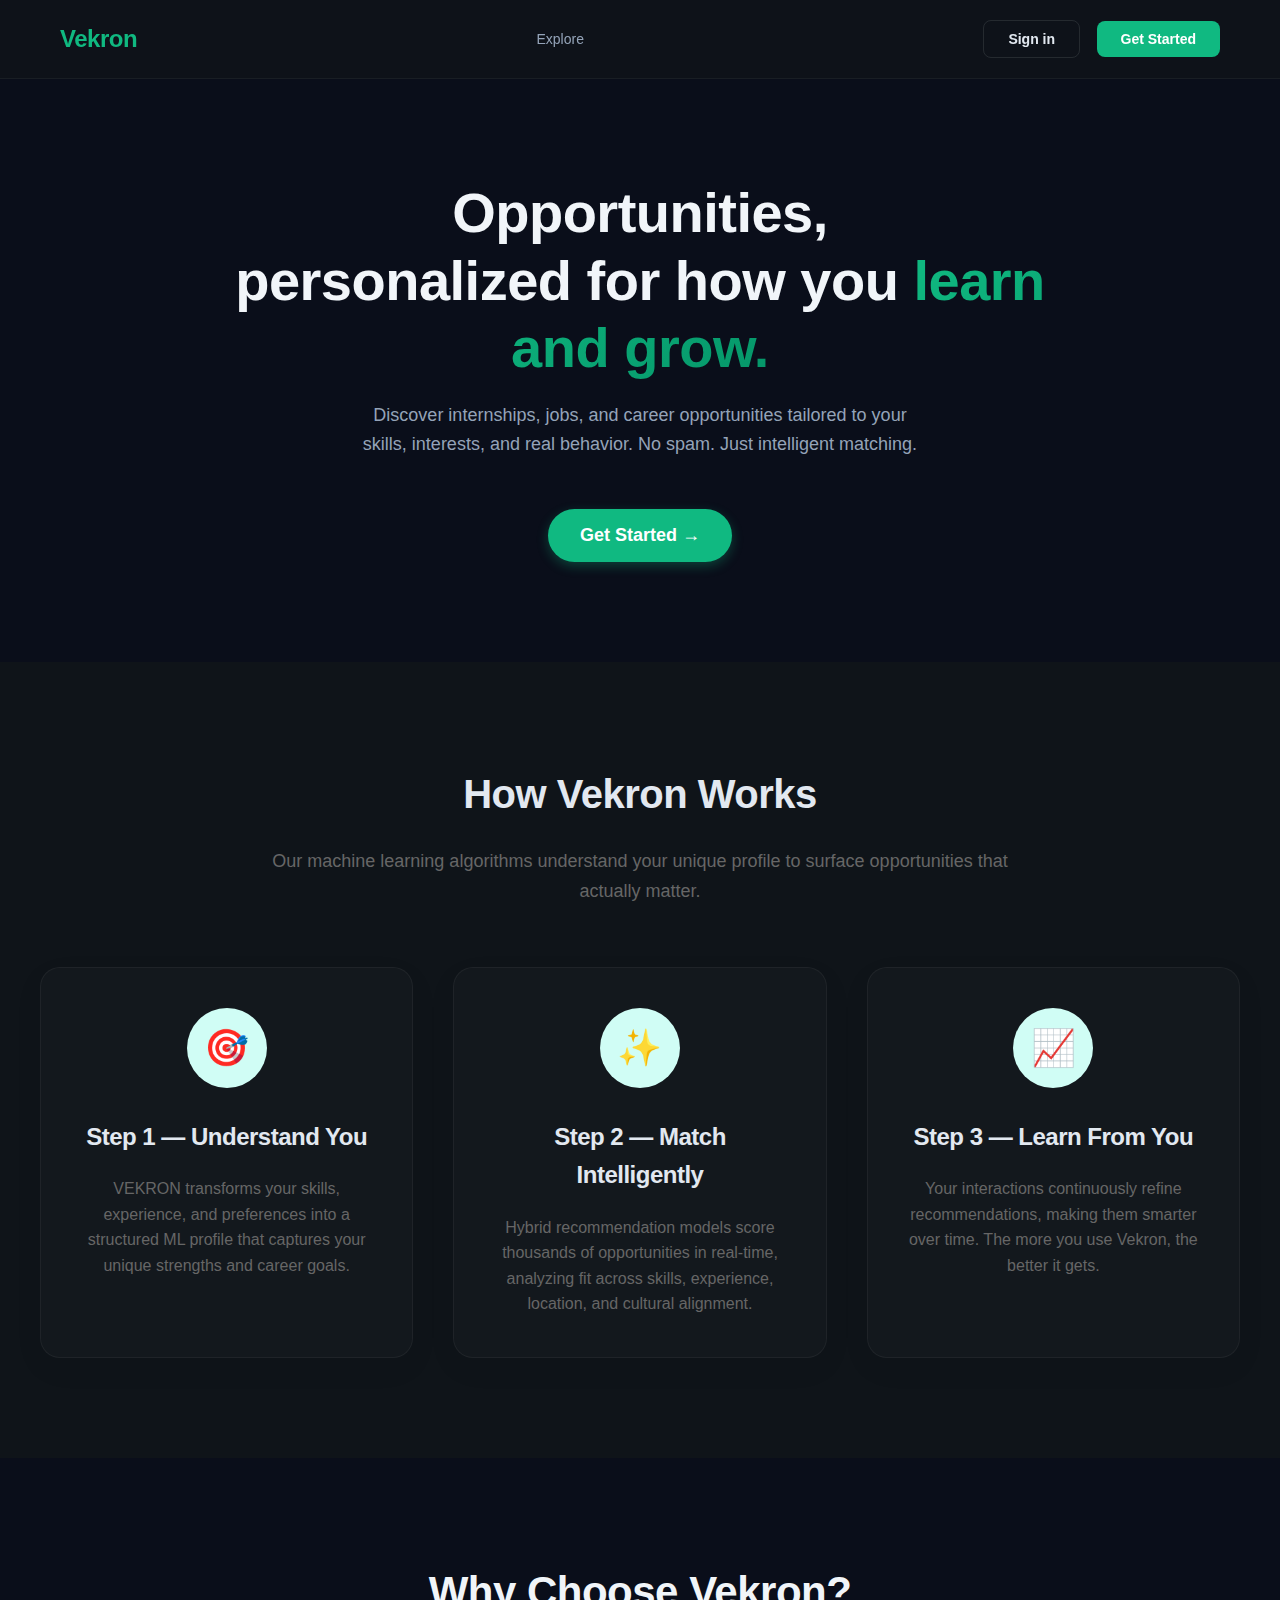
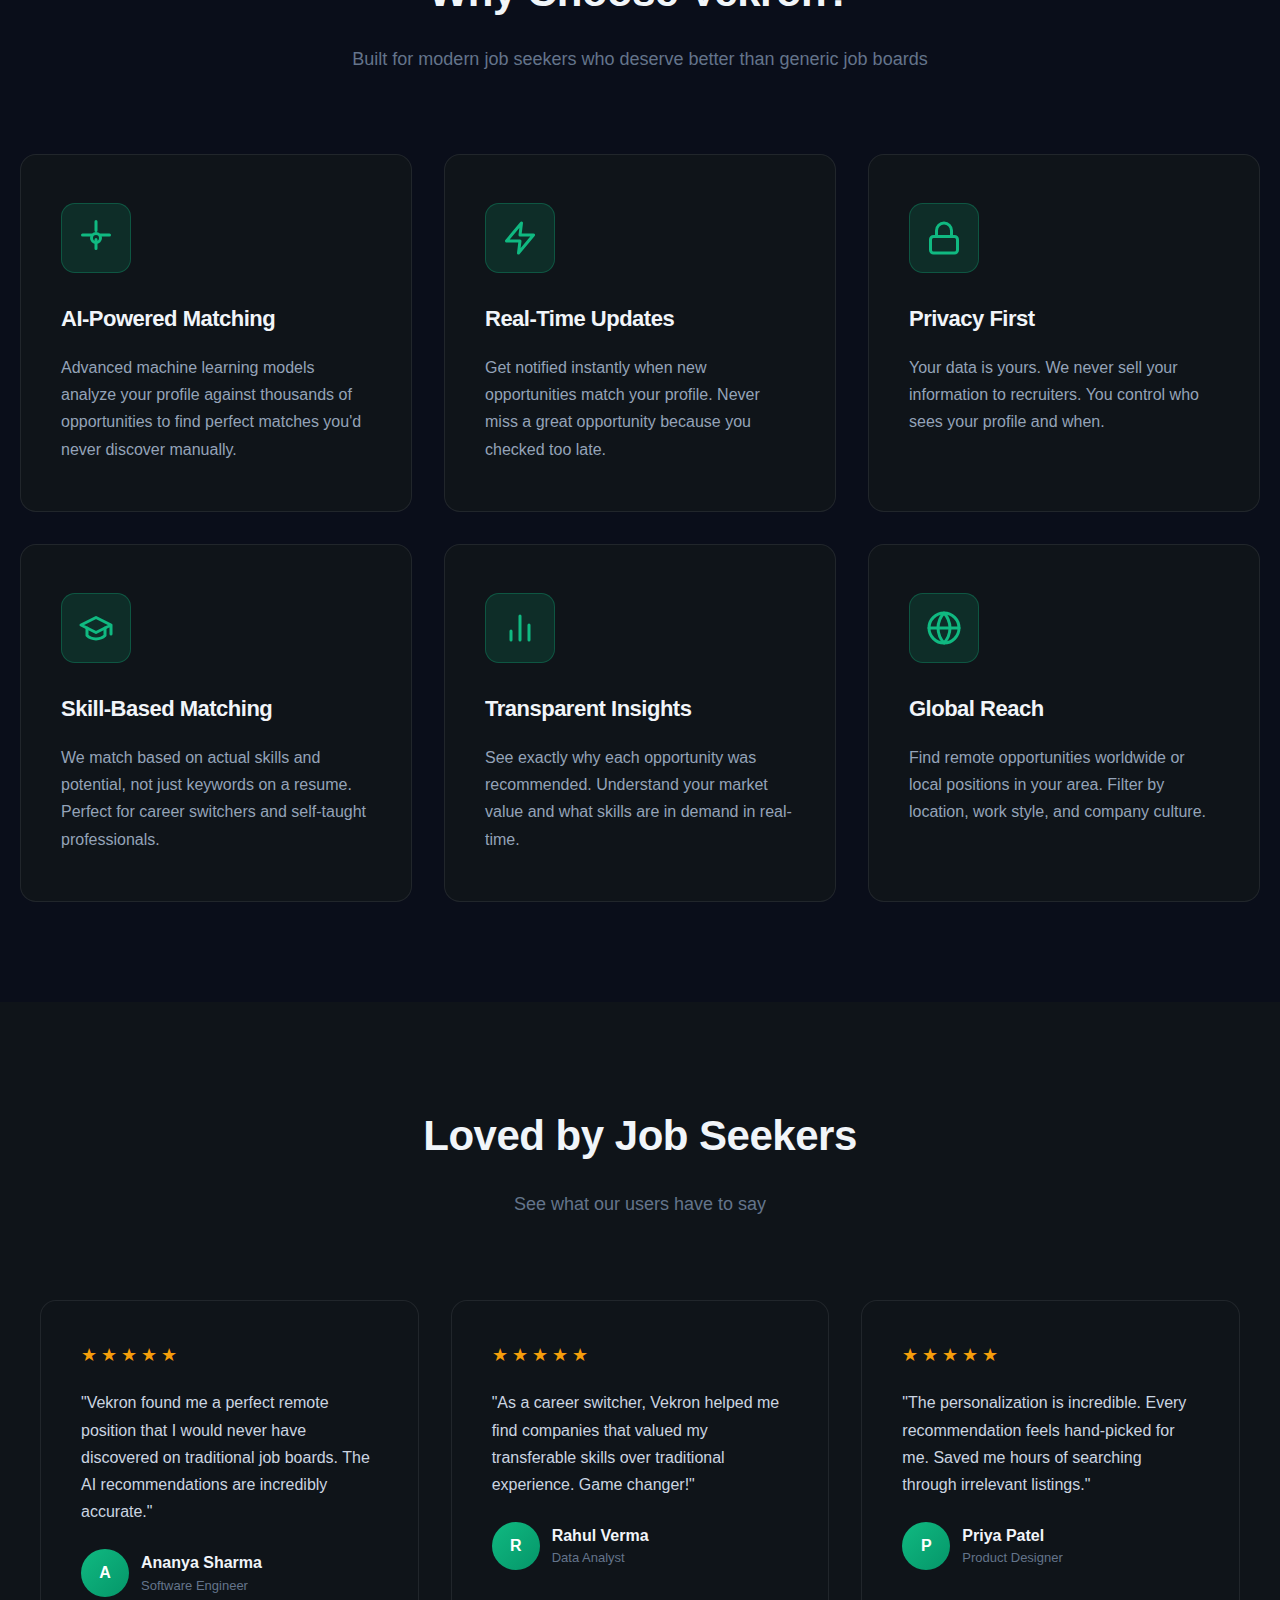
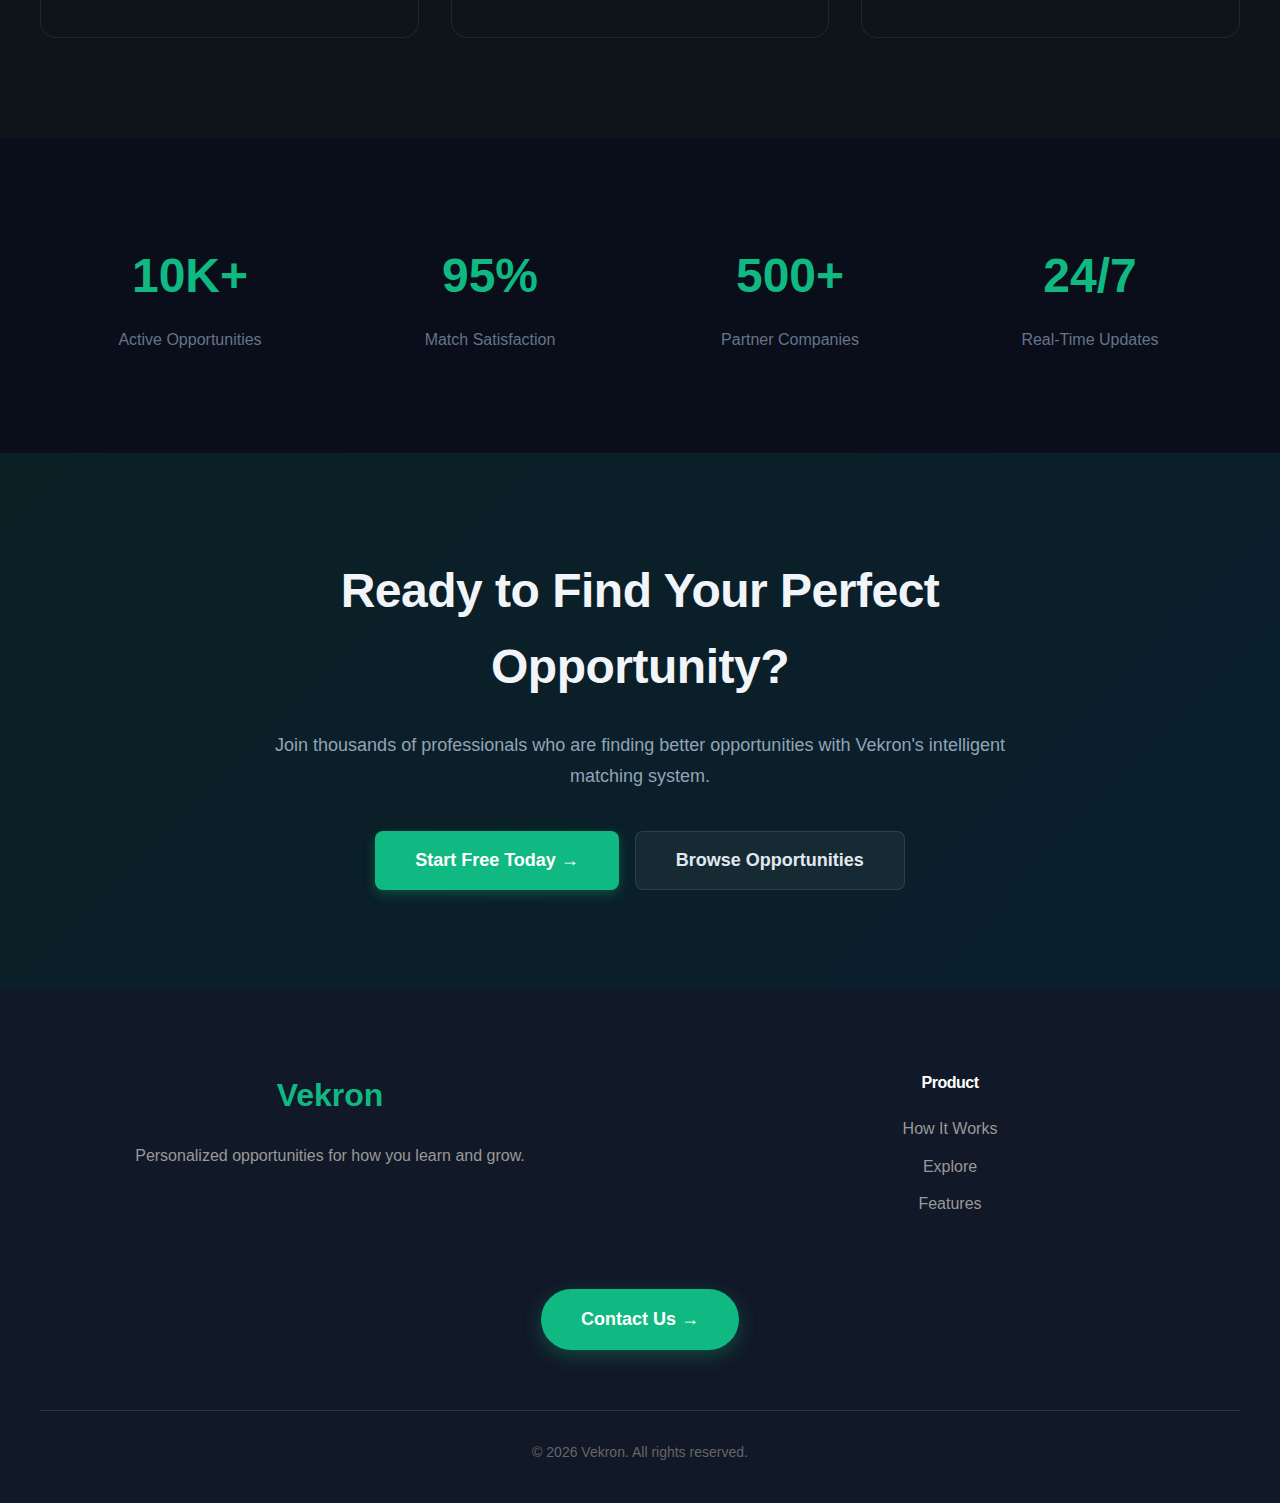
<file: frontend/dashboard.html>
<!DOCTYPE html>
<html lang="en">
<head>
  <meta charset="UTF-8">
  <title>Vekron | Dashboard</title>
  <link rel="stylesheet" href="style.css">
  <style>
    body { 
      background: #0f1419; 
      margin: 0; 
      padding: 0; 
      color: #e4e6eb;
    }
    
    .header {
  background: #1a1f2e;
  padding: 20px 60px;
  box-shadow: 0 2px 10px rgba(0,0,0,0.3);
  display: flex;
  align-items: center;
  border-bottom: 1px solid #2a3142;
}

    
    .logo-nav {
      display: flex;
      align-items: center;
      gap: 40px;
    }
    
    .logo {
      font-size: 28px;
      font-weight: bold;
      color: #10b981;
      text-shadow: 0 0 20px rgba(16, 185, 129, 0.3);
    }
    
    .nav-btn {
      padding: 10px 24px;
      background: #1a2332;
      color: #10b981;
      font-weight: 500;
      font-size: 16px;
      border: 1px solid #10b981;
      border-radius: 30px;
      text-decoration: none;
      transition: all 0.3s ease;
    }
    
    .nav-btn:hover {
      background: #10b981;
      color: #0f1419;
      box-shadow: 0 0 20px rgba(16, 185, 129, 0.4);
    }
    
    .auth-controls {
      display: flex;
      align-items: center;
      gap: 20px;
      position: relative;
      margin-left: auto;
    }

    /* Profile Icon Dropdown */
    .profile-icon {
      width: 50px;
      height: 50px;
      border-radius: 50%;
      background: linear-gradient(135deg, #10b981, #059669);
      display: flex;
      align-items: center;
      justify-content: center;
      cursor: pointer;
      font-weight: bold;
      font-size: 18px;
      color: #0f1419;
      border: 3px solid #10b981;
      transition: all 0.3s ease;
      box-shadow: 0 4px 15px rgba(16, 185, 129, 0.4);
      position: relative;
      user-select: none;
    }

    .profile-icon:hover {
      transform: scale(1.05);
      box-shadow: 0 6px 25px rgba(16, 185, 129, 0.6);
      border-color: #059669;
    }

    .profile-icon:active {
      transform: scale(0.98);
    }

    .profile-dropdown {
      position: absolute;
      top: 65px;
      right: 0;
      background: #1a1f2e;
      border-radius: 12px;
      box-shadow: 0 10px 40px rgba(0, 0, 0, 0.6);
      border: 1px solid #2a3142;
      min-width: 200px;
      opacity: 0;
      visibility: hidden;
      transform: translateY(-10px);
      transition: all 0.3s cubic-bezier(0.4, 0, 0.2, 1);
      z-index: 1000;
      overflow: hidden;
    }

    .profile-dropdown.active {
      opacity: 1;
      visibility: visible;
      transform: translateY(0);
    }

    .dropdown-item {
      padding: 16px 20px;
      color: #e4e6eb;
      cursor: pointer;
      transition: all 0.2s ease;
      display: flex;
      align-items: center;
      gap: 12px;
      font-size: 15px;
      font-weight: 500;
      border-bottom: 1px solid #2a3142;
    }

    .dropdown-item:last-child {
      border-bottom: none;
    }

    .dropdown-item:hover {
      background: rgba(16, 185, 129, 0.15);
      color: #10b981;
      padding-left: 24px;
    }

    .dropdown-item.logout-item:hover {
      background: rgba(239, 68, 68, 0.15);
      color: #ef4444;
    }

    .dropdown-icon {
      font-size: 18px;
      width: 20px;
      text-align: center;
    }

    .welcome {
      margin: 40px 60px 20px;
      font-size: 32px;
      font-weight: bold;
      color: #e4e6eb;
    }
    .subtitle { 
      color: #8b92a8; 
      margin: 0 60px 30px; 
    }
    
    .stats {
      display: grid;
      grid-template-columns: repeat(4, 1fr);
      gap: 20px;
      margin: 0 60px 40px;
    }
    .stat-card {
      background: #1a1f2e;
      padding: 20px;
      border-radius: 16px;
      text-align: center;
      box-shadow: 0 4px 15px rgba(0,0,0,0.3);
      border: 1px solid #2a3142;
      transition: all 0.3s ease;
    }
    .stat-card:hover {
      border-color: #10b981;
      box-shadow: 0 4px 20px rgba(16, 185, 129, 0.2);
    }
    .stat-number {
      font-size: 36px;
      font-weight: bold;
      color: #10b981;
      text-shadow: 0 0 15px rgba(16, 185, 129, 0.3);
    }
    .stat-label { 
      color: #8b92a8; 
      font-size: 14px; 
    }
    
    .section-title {
      margin: 0 60px 20px;
      font-size: 24px;
      display: flex;
      align-items: center;
      gap: 10px;
      color: #e4e6eb;
    }
    
    .jobs-grid {
      display: grid;
      grid-template-columns: repeat(auto-fill, minmax(400px, 1fr));
      gap: 20px;
      margin: 0 60px 40px;
    }
    .job-card {
      background: #1a1f2e;
      border-radius: 16px;
      padding: 20px;
      box-shadow: 0 4px 15px rgba(0,0,0,0.3);
      transition: all 0.3s ease;
      border: 1px solid #2a3142;
    }
    .job-card:hover { 
      transform: translateY(-5px); 
      border-color: #10b981;
      box-shadow: 0 8px 25px rgba(16, 185, 129, 0.15);
    }
    
    .match-badge {
      background: rgba(16, 185, 129, 0.15);
      color: #10b981;
      padding: 8px 12px;
      border-radius: 20px;
      font-size: 14px;
      display: inline-block;
      margin-bottom: 10px;
      border: 1px solid rgba(16, 185, 129, 0.3);
    }
    .job-title {
      font-size: 20px;
      font-weight: bold;
      margin: 10px 0;
      color: #e4e6eb;
    }
    .company { 
      color: #8b92a8; 
    }
    .meta {
      display: flex;
      gap: 15px;
      margin: 15px 0;
      color: #8b92a8;
      font-size: 14px;
    }
    .tags {
      display: flex;
      flex-wrap: wrap;
      gap: 8px;
      margin: 15px 0;
    }
    .tag {
      background: rgba(16, 185, 129, 0.1);
      color: #10b981;
      padding: 6px 12px;
      border-radius: 20px;
      font-size: 13px;
      border: 1px solid rgba(16, 185, 129, 0.2);
    }
    .posted { 
      color: #6b7280; 
      font-size: 14px; 
    }
    .actions {
      display: flex;
      justify-content: space-between;
      align-items: center;
      margin-top: 20px;
    }
    .action-btn {
      padding: 10px 20px;
      border: none;
      border-radius: 30px;
      cursor: pointer;
      font-weight: bold;
      transition: all 0.3s ease;
    }
    .view-btn {
      background: #10b981;
      color: #0f1419;
    }
    .view-btn:hover {
      background: #059669;
      box-shadow: 0 0 15px rgba(16, 185, 129, 0.4);
    }
    .save-btn {
      background: #2a3142;
      color: #e4e6eb;
    }
    .save-btn:hover {
      background: #374151;
    }
    .apply-btn {
      background: #10b981;
      color: #0f1419;
    }
    .apply-btn:hover {
      background: #059669;
      box-shadow: 0 0 15px rgba(16, 185, 129, 0.4);
    }
    .bookmark {
      cursor: pointer;
      font-size: 20px;
      transition: transform 0.2s;
    }
    .bookmark:hover {
      transform: scale(1.2);
    }
    /* Container for the nav items */
#nav-buttons {
  position: relative;
  display: flex;
  gap: 10px;
  background: rgba(255, 255, 255, 0.05);
  padding: 5px;
  border-radius: 35px;
  border: 1px solid #2a3142;
}

/* The Sliding Window */
.nav-indicator {
  position: absolute;
  height: calc(100% - 10px);
  top: 5px;
  left: 0;
  background: #10b981;
  border-radius: 30px;
  transition: all 0.4s cubic-bezier(0.23, 1, 0.32, 1);
  z-index: 1;
  box-shadow: 0 0 15px rgba(16, 185, 129, 0.3);
}

/* Ensure buttons sit above the indicator */
.nav-btn {
  position: relative;
  z-index: 2;
  border: none !important; /* Remove old border logic */
  background: transparent !important; /* Transparent so indicator shows through */
  color: #8b92a8;
  padding: 10px 24px;
  font-weight: 600;
  transition: color 0.3s ease;
}

.nav-btn.active {
  color: #0f1419; /* Text color when the green window is behind it */
}

.nav-btn:hover:not(.active) {
  color: #10b981;
}
  </style>
</head>
<body>

  <!-- DARK HEADER -->
  <div class="header">
    <div class="logo-nav">
      <div class="logo">Vekron</div>
      <div id="nav-buttons">
        <!-- Home & Explore buttons added by script.js -->
      </div>
    </div>
    
    <div class="auth-controls" id="auth-controls">
      <div class="profile-icon" onclick="toggleProfileDropdown()" id="profile-icon">
        <span id="profile-initials">U</span>
      </div>
      <div class="profile-dropdown" id="profile-dropdown">

  <!-- Profile -->
  <div class="dropdown-item" onclick="openProfile(); closeProfileDropdown();">
    <span class="dropdown-icon">
      <!-- User Icon -->
      <svg width="18" height="18" viewBox="0 0 24 24" fill="none"
           stroke="currentColor" stroke-width="2"
           stroke-linecap="round" stroke-linejoin="round">
        <path d="M20 21v-2a4 4 0 0 0-4-4H8a4 4 0 0 0-4 4v2"/>
        <circle cx="12" cy="7" r="4"/>
      </svg>
    </span>
    <span>My Profile</span>
  </div>

  <!-- Logout -->
  <div class="dropdown-item logout-item" onclick="showLogoutModal(); closeProfileDropdown();">
    <span class="dropdown-icon">
      <!-- Logout Icon -->
      <svg width="18" height="18" viewBox="0 0 24 24" fill="none"
           stroke="currentColor" stroke-width="2"
           stroke-linecap="round" stroke-linejoin="round">
        <path d="M9 21H5a2 2 0 0 1-2-2V5a2 2 0 0 1 2-2h4"/>
        <polyline points="16 17 21 12 16 7"/>
        <line x1="21" y1="12" x2="9" y2="12"/>
      </svg>
    </span>
    <span>Logout</span>
  </div>

</div>

    </div>
  </div>

  <div class="container">
    <h1 class="welcome" id="welcome-message">Welcome back!</h1>
    
    <p class="subtitle">Here are your personalized opportunity recommendations</p>
    <div class="stats" id="stats"></div>

    <h2 class="section-title">✨ Recommended for You</h2>

    <div class="jobs-grid" id="recommendations"></div>
  </div>

  <!-- Logout Modal -->
  <div id="logout-modal" style="display: none; position: fixed; top: 0; left: 0; width: 100%; height: 100%; background: rgba(0,0,0,0.8); align-items: center; justify-content: center; z-index: 1000;">
    <div style="background: #1a1f2e; padding: 40px; border-radius: 16px; text-align: center; width: 350px; box-shadow: 0 10px 30px rgba(0,0,0,0.5); border: 1px solid #2a3142;">
      <h3 style="margin-bottom: 30px; color: #e4e6eb;">Are you sure you want to log out?</h3>
      <div>
        <button onclick="confirmLogout()" style="padding: 12px 30px; background: #ef4444; color: white; border: none; border-radius: 30px; margin: 0 15px; cursor: pointer; font-weight: bold;">Yes</button>
        <button onclick="closeLogoutModal()" style="padding: 12px 30px; background: #2a3142; color: #e4e6eb; border: none; border-radius: 30px; margin: 0 15px; cursor: pointer; font-weight: bold;">No</button>
      </div>
    </div>
  </div>

  <div id="profile-overlay" class="profile-overlay hidden"></div>

  <div id="profile-drawer" class="profile-drawer hidden">
    <div class="profile-header">
      <h2>Your Profile</h2>
      <button class="close-btn" onclick="closeProfile()">×</button>
    </div>

    <!-- VIEW MODE -->
    <div id="profile-view" class="profile-section">
      <div class="profile-row">
        <span class="label">Full Name</span>
        <span id="pv-name" class="value">Not set</span>
      </div>

      <div class="profile-row">
        <span class="label">Email</span>
        <span id="pv-email" class="value"></span>
      </div>

      <div class="profile-row">
        <span class="label">Experience Level</span>
        <span id="pv-exp" class="value"></span>
      </div>

      <div class="profile-row">
        <span class="label">Skills</span>
        <div id="pv-skills" class="skill-chips"></div>
      </div>

      <button class="primary-btn" onclick="enableEdit()">Update</button>
    </div>

    <!-- EDIT MODE -->
    <div id="profile-edit" class="profile-section hidden">
      <label>Experience Level</label>
      <select id="experience_level">
        <option>Beginner</option>
        <option>Intermediate</option>
        <option>Advanced</option>
      </select>

      <label>Skills</label>
      <input id="skills" placeholder="Python, React, ML">

      <label>Preferred Workplace</label>
      <select id="preferred_workplace">
        <option>Remote</option>
        <option>Hybrid</option>
        <option>Onsite</option>
      </select>

      <button class="primary-btn" onclick="saveProfile()">Save Changes</button>
    </div>
  </div>

  <script src="js/api.js"></script>
  <script src="script.js"></script>

  <script>
    // Profile Dropdown Functions
    function toggleProfileDropdown() {
      const dropdown = document.getElementById('profile-dropdown');
      dropdown.classList.toggle('active');
    }

    function closeProfileDropdown() {
      const dropdown = document.getElementById('profile-dropdown');
      dropdown.classList.remove('active');
    }

    // Close dropdown when clicking outside
    document.addEventListener('click', function(event) {
      const profileIcon = document.getElementById('profile-icon');
      const dropdown = document.getElementById('profile-dropdown');
      
      if (!profileIcon.contains(event.target) && !dropdown.contains(event.target)) {
        closeProfileDropdown();
      }
    });

    // Set user initials in profile icon
    function setProfileInitials() {
      const fullName = localStorage.getItem("full_name") || "User";
      const initials = fullName
        .split(' ')
        .map(name => name[0])
        .join('')
        .toUpperCase()
        .substring(0, 2);
      
      document.getElementById('profile-initials').textContent = initials;
    }

    async function loadRecommendations() {
      const user_id = localStorage.getItem("user_id");
      const fullName = localStorage.getItem("full_name") || "there";
      document.getElementById("welcome-message").textContent = `Welcome back, ${fullName}!`;    
      
      if (!user_id) {
        window.location.href = "index.html";
        return;
      }

      try {
        const data = await apiFetch(`/recommend/${user_id}?top_n=20`);

        const container = document.getElementById("recommendations");
        container.innerHTML = "";

        const recs = data.recommendations || [];

        const totalRecommended = recs.length;
        const trending = Math.max(1, Math.floor(totalRecommended / 2));
        const newToday = 12;
        const matchRate = totalRecommended > 0 ? Math.round((totalRecommended / 20) * 100) : 0;

        const statsContainer = document.getElementById("stats");
        if (statsContainer) {
          statsContainer.innerHTML = `
            <div class="stat-card">
              <div class="stat-number">${totalRecommended}</div>
              <div class="stat-label">Recommended</div>
            </div>
            <div class="stat-card">
              <div class="stat-number">${trending}</div>
              <div class="stat-label">Trending</div>
            </div>
            <div class="stat-card">
              <div class="stat-number">${newToday}</div>
              <div class="stat-label">New Today</div>
            </div>
            <div class="stat-card">
              <div class="stat-number">${matchRate}%</div>
              <div class="stat-label">Match Rate</div>
            </div>
          `;
        }

        if (recs.length === 0) {
          container.innerHTML = "<p style='color: #8b92a8;'>No recommendations yet. Complete your profile!</p>";
          return;
        }

        recs.forEach(job => {
          const card = document.createElement("div");
          card.className = "job-card";
          card.innerHTML = `
            <div class="match-badge">✨ ${job.explanation || 'Matches your profile'}</div>
            <div class="job-title">${job.title}</div>
            <div class="company">${job.company_name}</div>
            <div class="meta">
              <span>📍 ${job.location || 'Remote'}</span>
              <span>🎓 ${job.experience_level || 'Beginner'}</span>
            </div>
            <div class="tags">
              ${job.skills_required ? job.skills_required.split(',').slice(0,5).map(s => `<span class="tag">${s.trim()}</span>`).join('') : ''}
              <span class="tag">+${(job.skills_required?.split(',')?.length || 0) - 5}</span>
            </div>
            <div class="posted">Posted ${Math.floor(Math.random()*7) + 1} days ago</div>
            <div class="actions">
              
              <div>
                <button class="action-btn view-btn" onclick="openJobDetails(${job.opportunity_id})">View Details</button>
                <button class="action-btn save-btn" onclick="saveJob(${job.opportunity_id})">Save</button>
                <button class="action-btn apply-btn" onclick="applyForJob(${job.opportunity_id})">Apply</button>
              </div>
            </div>
          `;
          container.appendChild(card);
        });

      } catch (err) {
        console.error(err);
        document.getElementById("recommendations").innerHTML = "<p style='color: #8b92a8;'>Failed to load recommendations. Try refreshing.</p>";
      }
    }
   
    document.addEventListener("DOMContentLoaded", () => {
      setProfileInitials();
      loadRecommendations();
      updateHeader();  
    });
  </script>
</body>
</html>
</file>
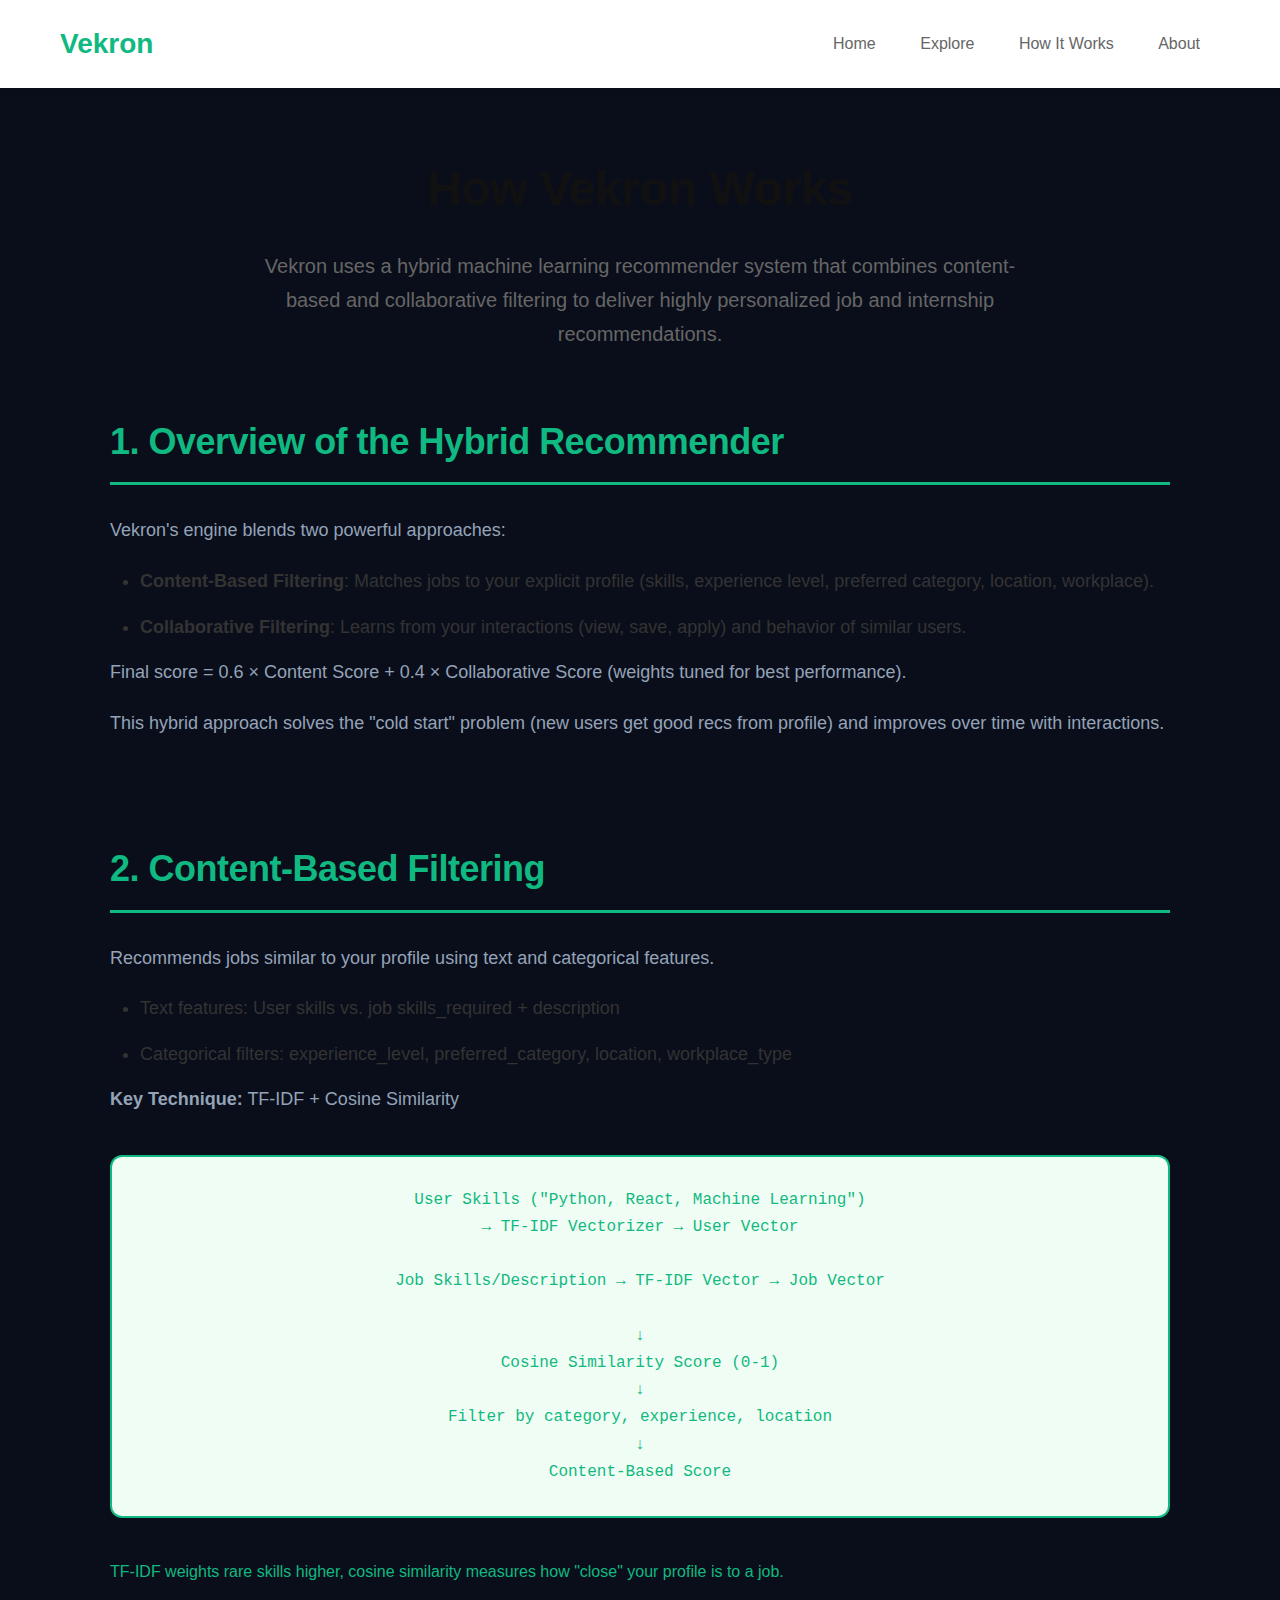
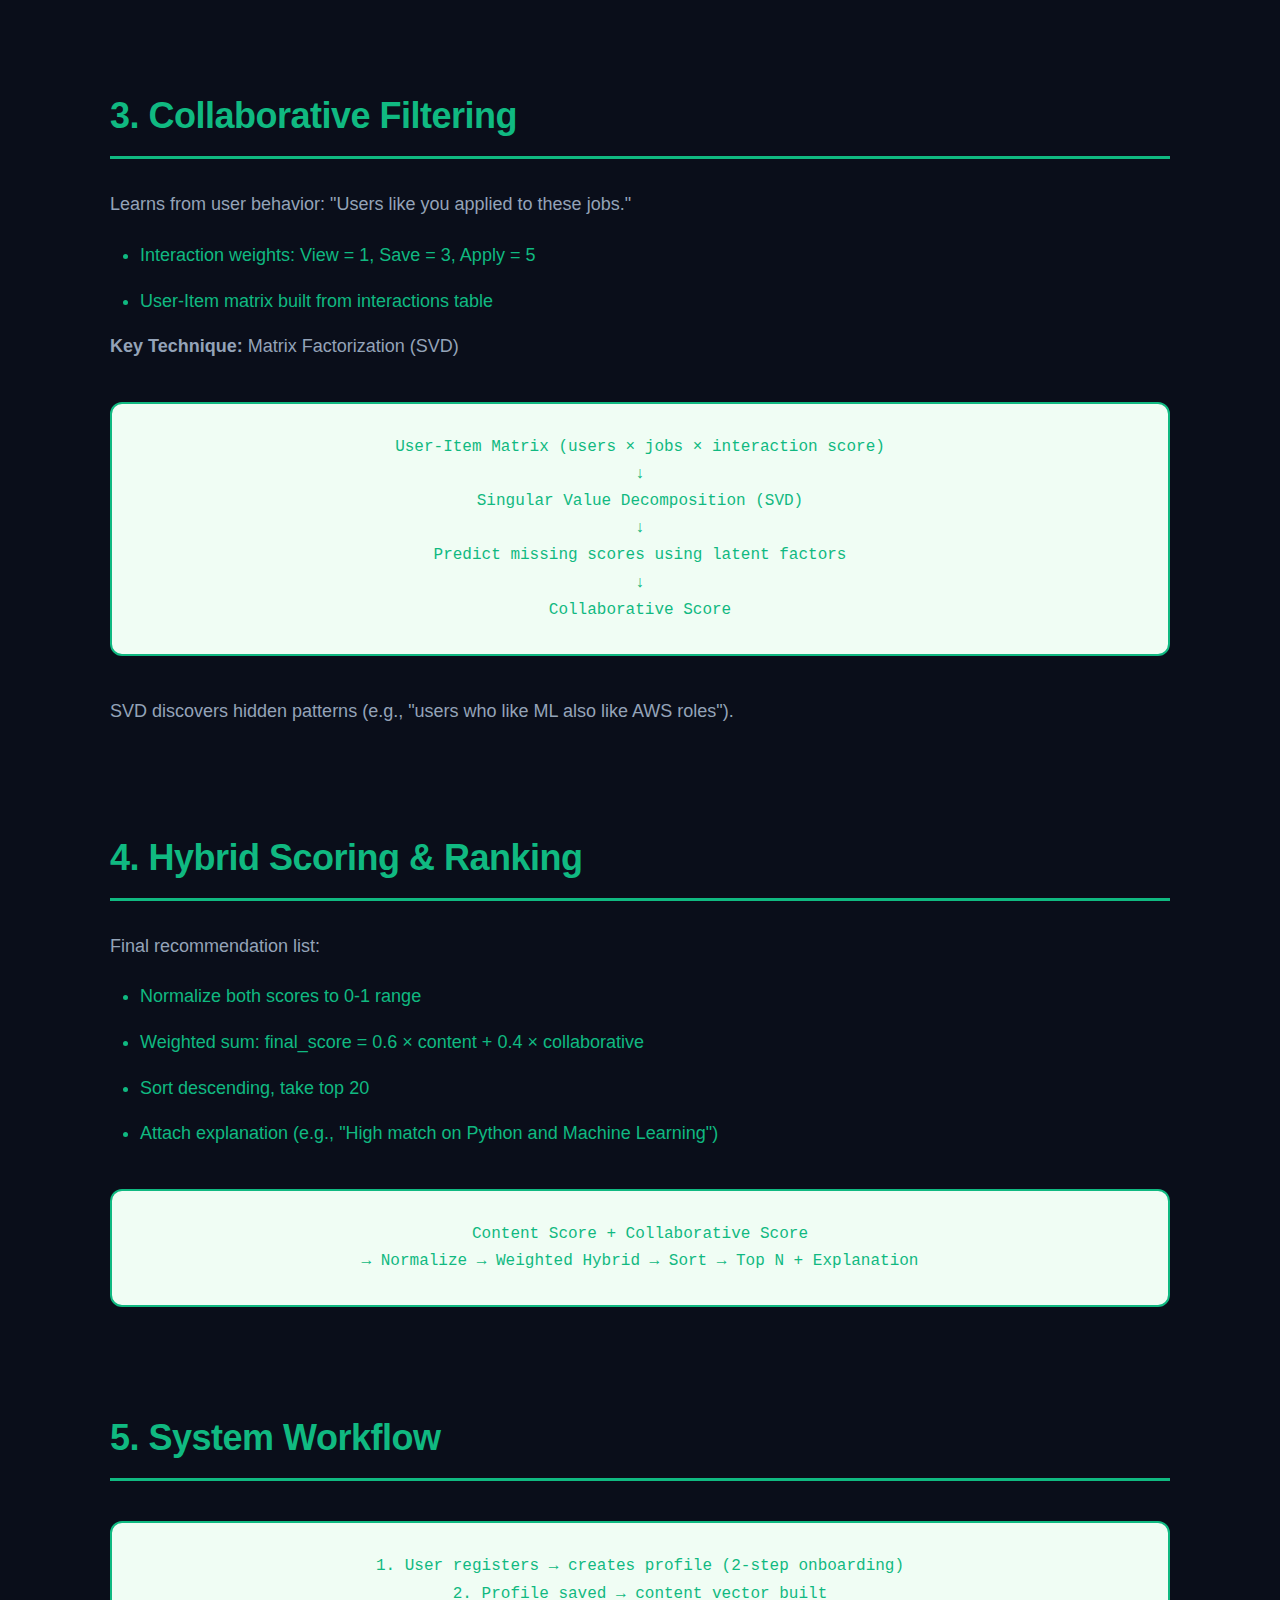
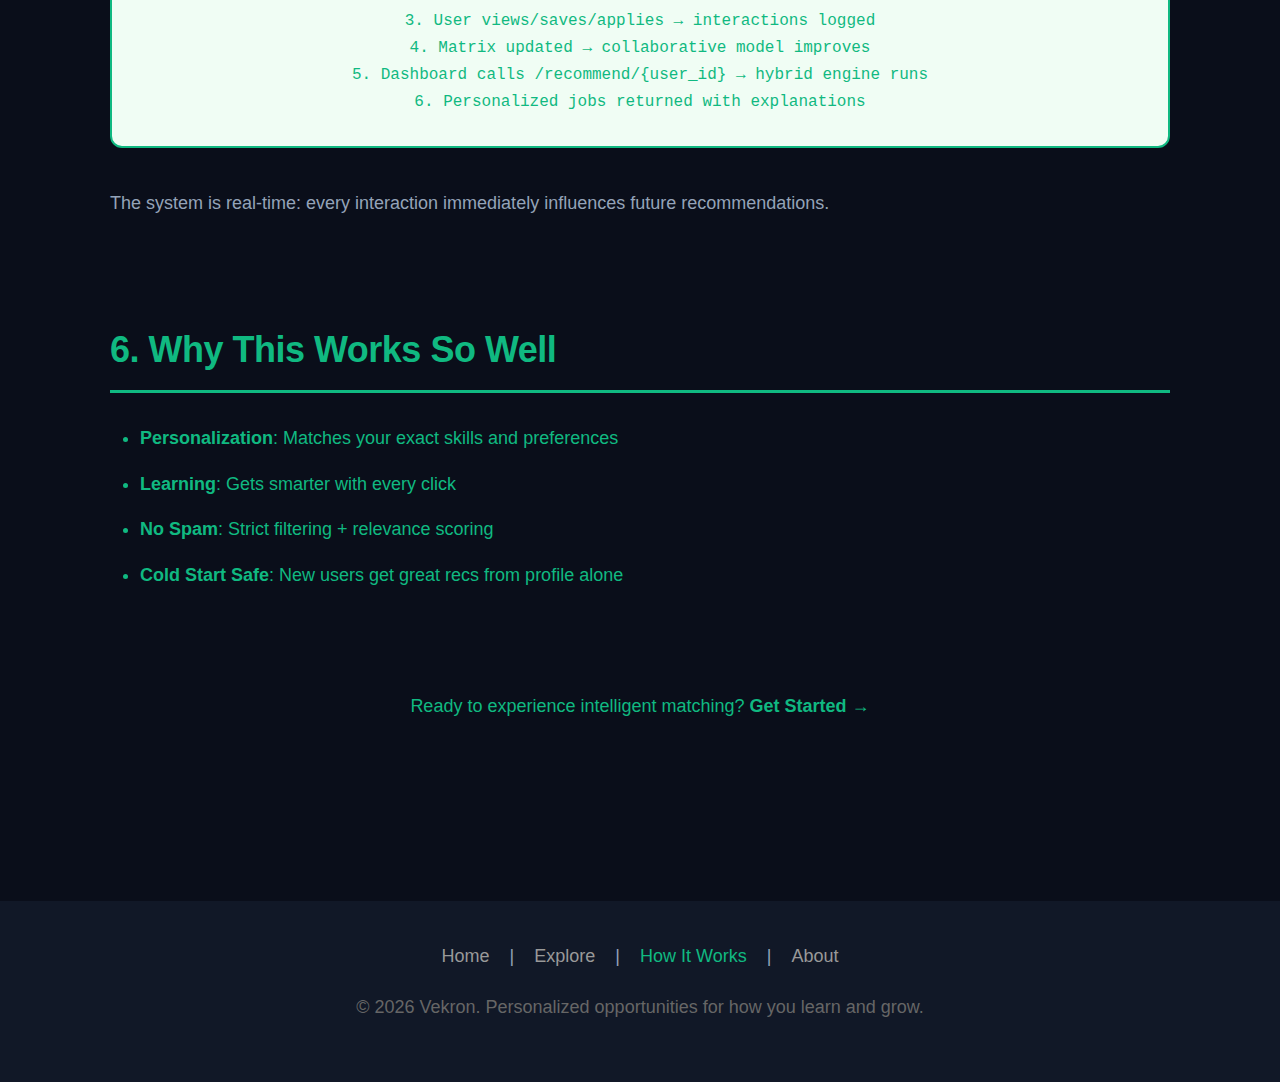
<file: frontend/how-it-works.html>
<!DOCTYPE html>
<html lang="en">
<head>
  <meta charset="UTF-8">
  <meta name="viewport" content="width=device-width, initial-scale=1.0">
  <title>How Vekron Works | Vekron</title>
  <link rel="stylesheet" href="style.css">
  <style>
    body {
      margin: 0;
      font-family: 'Segoe UI', Arial, sans-serif;
      background: #f8fffe;
      color: #333;
      line-height: 1.7;
    }
    .header {
      background: white;
      padding: 20px 60px;
      box-shadow: 0 2px 10px rgba(0,0,0,0.05);
      display: flex;
      justify-content: space-between;
      align-items: center;
    }
    .logo {
      font-size: 28px;
      font-weight: bold;
      color: #10b981;
    }
    .nav-links a {
      margin: 0 20px;
      text-decoration: none;
      color: #666;
      font-weight: 500;
    }
    .container {
      max-width: 1100px;
      margin: 0 auto;
      padding: 60px 20px;
    }
    h1 {
      font-size: 48px;
      text-align: center;
      margin-bottom: 20px;
      color: #111;
    }
    .subtitle {
      text-align: center;
      font-size: 20px;
      color: #666;
      margin-bottom: 60px;
      max-width: 800px;
      margin-left: auto;
      margin-right: auto;
    }
    section {
      margin-bottom: 100px;
    }
    h2 {
      font-size: 36px;
      margin-bottom: 30px;
      color: #10b981;
      border-bottom: 3px solid #10b981;
      padding-bottom: 10px;
    }
    p {
      font-size: 18px;
      margin-bottom: 20px;
    }
    ul {
      font-size: 18px;
      padding-left: 30px;
    }
    li {
      margin-bottom: 15px;
    }
    .diagram {
      background: #f0fdf4;
      border: 2px solid #10b981;
      border-radius: 12px;
      padding: 30px;
      text-align: center;
      margin: 40px 0;
      font-family: monospace;
      font-size: 16px;
      color: #10b981;
    }
    .code {
      background: #f1f5f9;
      padding: 20px;
      border-radius: 8px;
      overflow-x: auto;
      margin: 20px 0;
      font-family: monospace;
    }
    footer {
      background: #111827;
      color: #e0e0e0;
      padding: 60px 20px 30px;
      margin-top: 100px;
      text-align: center;
    }
    .footer-links a {
      color: #999;
      margin: 0 15px;
      text-decoration: none;
    }
    .footer-links a:hover {
      color: #10b981;
    }
  </style>
</head>
<body>

  <header class="header">
    <div class="logo">Vekron</div>
    <div class="nav-links">
      <a href="index.html">Home</a>
      <a href="explore.html">Explore</a>
      <a href="how-it-works.html">How It Works</a>
      <a href="#">About</a>
    </div>
  </header>

  <div class="container">
    <h1>How Vekron Works</h1>
    <p class="subtitle">
      Vekron uses a hybrid machine learning recommender system that combines content-based and collaborative filtering to deliver highly personalized job and internship recommendations.
    </p>

    <section>
      <h2>1. Overview of the Hybrid Recommender</h2>
      <p>
        Vekron's engine blends two powerful approaches:
      </p>
      <ul>
        <li><strong>Content-Based Filtering</strong>: Matches jobs to your explicit profile (skills, experience level, preferred category, location, workplace).</li>
        <li><strong>Collaborative Filtering</strong>: Learns from your interactions (view, save, apply) and behavior of similar users.</li>
      </ul>
      <p>
        Final score = 0.6 × Content Score + 0.4 × Collaborative Score (weights tuned for best performance).
      </p>
      <p>
        This hybrid approach solves the "cold start" problem (new users get good recs from profile) and improves over time with interactions.
      </p>
    </section>

    <section>
      <h2>2. Content-Based Filtering</h2>
      <p>
        Recommends jobs similar to your profile using text and categorical features.
      </p>
      <ul>
        <li>Text features: User skills vs. job skills_required + description</li>
        <li>Categorical filters: experience_level, preferred_category, location, workplace_type</li>
      </ul>
      <p><strong>Key Technique:</strong> TF-IDF + Cosine Similarity</p>
      <div class="diagram">
        User Skills ("Python, React, Machine Learning")<br>
        → TF-IDF Vectorizer → User Vector<br>
        <br>
        Job Skills/Description → TF-IDF Vector → Job Vector<br>
        <br>
        ↓<br>
        Cosine Similarity Score (0-1)<br>
        ↓<br>
        Filter by category, experience, location<br>
        ↓<br>
        Content-Based Score
      </div>
      <a href=""
      <p>
        TF-IDF weights rare skills higher, cosine similarity measures how "close" your profile is to a job.
      </p>
    </section>

    <section>
      <h2>3. Collaborative Filtering</h2>
      <p>
        Learns from user behavior: "Users like you applied to these jobs."
      </p>
      <ul>
        <li>Interaction weights: View = 1, Save = 3, Apply = 5</li>
        <li>User-Item matrix built from interactions table</li>
      </ul>
      <p><strong>Key Technique:</strong> Matrix Factorization (SVD)</p>
      <div class="diagram">
        User-Item Matrix (users × jobs × interaction score)<br>
        ↓<br>
        Singular Value Decomposition (SVD)<br>
        ↓<br>
        Predict missing scores using latent factors<br>
        ↓<br>
        Collaborative Score
      </div>
      <p>
        SVD discovers hidden patterns (e.g., "users who like ML also like AWS roles").
      </p>
    </section>

    <section>
      <h2>4. Hybrid Scoring & Ranking</h2>
      <p>
        Final recommendation list:
      </p>
      <ul>
        <li>Normalize both scores to 0-1 range</li>
        <li>Weighted sum: final_score = 0.6 × content + 0.4 × collaborative</li>
        <li>Sort descending, take top 20</li>
        <li>Attach explanation (e.g., "High match on Python and Machine Learning")</li>
      </ul>
      <div class="diagram">
        Content Score + Collaborative Score<br>
        → Normalize → Weighted Hybrid → Sort → Top N + Explanation
      </div>
    </section>

    <section>
      <h2>5. System Workflow</h2>
      <div class="diagram">
        1. User registers → creates profile (2-step onboarding)<br>
        2. Profile saved → content vector built<br>
        3. User views/saves/applies → interactions logged<br>
        4. Matrix updated → collaborative model improves<br>
        5. Dashboard calls /recommend/{user_id} → hybrid engine runs<br>
        6. Personalized jobs returned with explanations
      </div>
      <p>
        The system is real-time: every interaction immediately influences future recommendations.
      </p>
    </section>

    <section>
      <h2>6. Why This Works So Well</h2>
      <ul>
        <li><strong>Personalization</strong>: Matches your exact skills and preferences</li>
        <li><strong>Learning</strong>: Gets smarter with every click</li>
        <li><strong>No Spam</strong>: Strict filtering + relevance scoring</li>
        <li><strong>Cold Start Safe</strong>: New users get great recs from profile alone</li>
      </ul>
    </section>

    <p style="text-align: center; font-size: 18px; margin-top: 60px;">
      Ready to experience intelligent matching? <a href="index.html" style="color: #10b981; font-weight: bold;">Get Started →</a>
    </p>
  </div>

  <footer style="background: #111827; color: #e0e0e0; padding: 40px 20px; text-align: center;">
    <p><a href="index.html" style="color: #999; margin: 0 15px; text-decoration: none;">Home</a> |
       <a href="explore.html" style="color: #999; margin: 0 15px; text-decoration: none;">Explore</a> |
       <a href="how-it-works.html" style="color: #10b981; margin: 0 15px; text-decoration: none;">How It Works</a> |
       <a href="#" style="color: #999; margin: 0 15px; text-decoration: none;">About</a></p>
    <p style="margin-top: 20px; color: #666;">© 2026 Vekron. Personalized opportunities for how you learn and grow.</p>
  </footer>

</body>
</html>
</file>
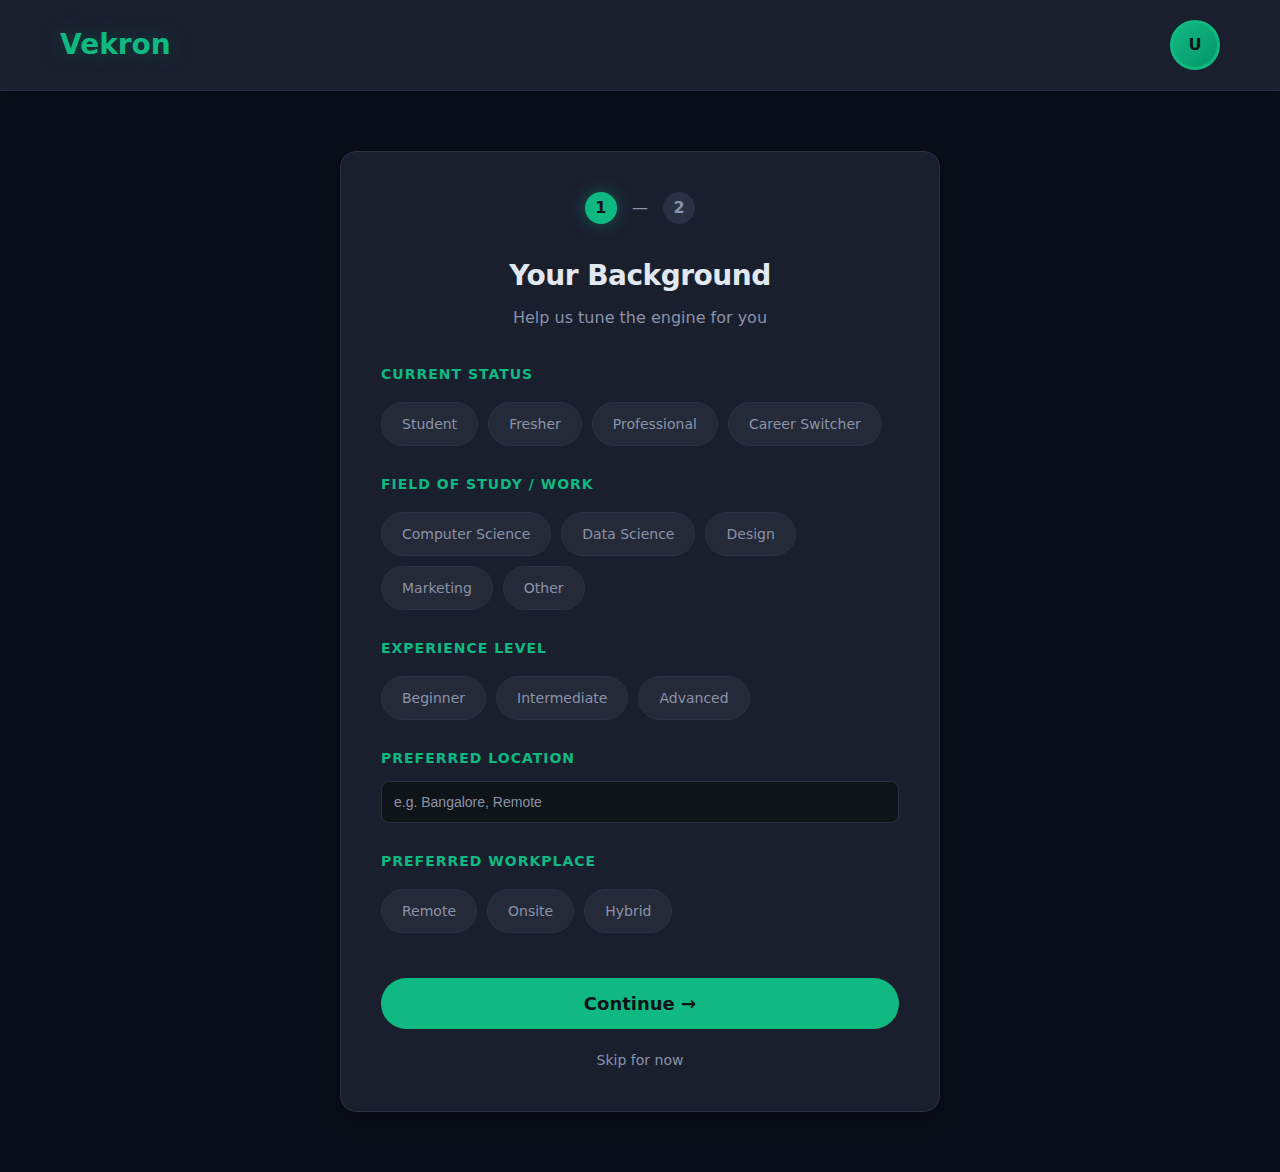
<file: frontend/profile.html>
<!DOCTYPE html>
<html lang="en">
<head>
  <meta charset="UTF-8">
  <title>Vekron | Complete Your Profile</title>
  <link rel="stylesheet" href="style.css">
  <style>
    :root {
      --bg-dark: #0f1419;
      --paper-dark: #1a1f2e;
      --accent-green: #10b981;
      --text-main: #e4e6eb;
      --text-muted: #8b92a8;
      --border-dim: #2a3142;
    }

    body { 
      background: var(--bg-dark); 
      margin: 0; 
      padding: 0; 
      color: var(--text-main);
      font-family: 'Segoe UI', system-ui, sans-serif;
    }

    /* SHARED HEADER */
    .header {
      background: var(--paper-dark);
      padding: 20px 60px;
      box-shadow: 0 2px 10px rgba(0,0,0,0.3);
      display: flex;
      align-items: center;
      border-bottom: 1px solid var(--border-dim);
    }
    
    .logo { 
      font-size: 28px; font-weight: bold; color: var(--accent-green); 
      text-decoration: none;
      text-shadow: 0 0 20px rgba(16, 185, 129, 0.3);
    }

    .auth-controls {
      display: flex; align-items: center; gap: 20px;
      position: relative; margin-left: auto;
    }

    .profile-icon {
      width: 50px; height: 50px; border-radius: 50%;
      background: linear-gradient(135deg, #10b981, #059669);
      display: flex; align-items: center; justify-content: center;
      cursor: pointer; font-weight: bold; color: #0f1419;
      border: 3px solid var(--accent-green);
    }

    /* PROFILE CARD STYLING */
    .profile-card {
      max-width: 600px;
      margin: 60px auto;
      background: var(--paper-dark);
      padding: 40px;
      border-radius: 16px;
      border: 1px solid var(--border-dim);
      box-shadow: 0 10px 30px rgba(0,0,0,0.4);
    }

    .progress {
      text-align: center;
      margin-bottom: 30px;
      color: var(--text-muted);
    }

    .step {
      display: inline-block;
      width: 32px; height: 32px; line-height: 32px;
      background: var(--border-dim);
      border-radius: 50%;
      margin: 0 10px;
      font-weight: bold;
    }

    .step.active {
      background: var(--accent-green);
      color: #0f1419;
      box-shadow: 0 0 15px rgba(16, 185, 129, 0.4);
    }

    .pill-group {
      display: flex; flex-wrap: wrap; gap: 10px; margin: 15px 0 25px;
    }

    .pill {
      padding: 10px 20px;
      border: 1px solid var(--border-dim);
      border-radius: 30px;
      background: rgba(255, 255, 255, 0.05);
      cursor: pointer;
      transition: all 0.2s;
      color: var(--text-muted);
      font-size: 14px;
    }

    .pill:hover { border-color: var(--accent-green); color: var(--accent-green); }

    .pill.selected {
      background: var(--accent-green);
      color: #0f1419;
      border-color: var(--accent-green);
      font-weight: 600;
    }

    input[type="text"] {
      width: 100%;
      padding: 12px;
      background: var(--bg-dark);
      border: 1px solid var(--border-dim);
      border-radius: 8px;
      color: white;
      margin: 10px 0 25px;
      box-sizing: border-box;
    }

    .continue-btn {
      width: 100%;
      padding: 15px;
      background: var(--accent-green);
      color: #0f1419;
      border: none;
      border-radius: 50px;
      font-size: 18px;
      font-weight: bold;
      margin-top: 20px;
      cursor: pointer;
      transition: 0.3s;
    }

    .continue-btn:hover {
      transform: translateY(-2px);
      box-shadow: 0 5px 15px rgba(16, 185, 129, 0.4);
    }

    .skip {
      text-align: center; margin-top: 20px; color: var(--text-muted);
      cursor: pointer; font-size: 14px;
    }
    .skip:hover { color: var(--accent-green); }

    label strong { color: var(--accent-green); font-size: 14px; text-transform: uppercase; letter-spacing: 1px; }

    /* MODAL Logic matches dashboard */
    #logout-modal {
      display: none; position: fixed; top: 0; left: 0; 
      width: 100%; height: 100%; background: rgba(0,0,0,0.85);
      align-items: center; justify-content: center; z-index: 1000;
    }
  </style>
</head>
<body>

  <div class="header">
    <a href="dashboard.html" class="logo">Vekron</a>
    <div class="auth-controls">
      <div class="profile-icon" id="profile-icon">
        <span id="profile-initials">U</span>
      </div>
    </div>
  </div>

  <div class="profile-card">
    <div class="progress">
      <span class="step active">1</span>
      <span>—</span>
      <span class="step">2</span>
    </div>

    <h2 style="text-align: center; margin-bottom: 5px;">Your Background</h2>
    <p style="text-align: center; color: var(--text-muted); margin-bottom: 30px;">Help us tune the engine for you</p>

    <label><strong>Current Status</strong></label>
    <div class="pill-group">
      <div class="pill" onclick="selectPill(this, 'current_status')">Student</div>
      <div class="pill" onclick="selectPill(this, 'current_status')">Fresher</div>
      <div class="pill" onclick="selectPill(this, 'current_status')">Professional</div>
      <div class="pill" onclick="selectPill(this, 'current_status')">Career Switcher</div>
    </div>

    <label><strong>Field of Study / Work</strong></label>
    <div class="pill-group">
      <div class="pill" onclick="selectPill(this, 'field')">Computer Science</div>
      <div class="pill" onclick="selectPill(this, 'field')">Data Science</div>
      <div class="pill" onclick="selectPill(this, 'field')">Design</div>
      <div class="pill" onclick="selectPill(this, 'field')">Marketing</div>
      <div class="pill" onclick="selectPill(this, 'field')">Other</div>
    </div>

    <label><strong>Experience Level</strong></label>
    <div class="pill-group">
      <div class="pill" onclick="selectPill(this, 'experience')">Beginner</div>
      <div class="pill" onclick="selectPill(this, 'experience')">Intermediate</div>
      <div class="pill" onclick="selectPill(this, 'experience')">Advanced</div>
    </div>

    <label><strong>Preferred Location</strong></label>
    <input type="text" id="location" placeholder="e.g. Bangalore, Remote">

    <label><strong>Preferred Workplace</strong></label>
    <div class="pill-group">
      <div class="pill" onclick="selectPill(this, 'workplace')">Remote</div>
      <div class="pill" onclick="selectPill(this, 'workplace')">Onsite</div>
      <div class="pill" onclick="selectPill(this, 'workplace')">Hybrid</div>
    </div>

    <button class="continue-btn" onclick="saveBackgroundAndNext()">Continue →</button>
    <div class="skip" onclick="window.location.href='dashboard.html'">Skip for now</div>
  </div>

  <script src="js/api.js"></script>
  <script src="script.js"></script>

  <script>
    const selected = {
      current_status: "",
      field: "",
      experience: "",
      workplace: ""
    };

    function selectPill(element, category) {
      document.querySelectorAll(`.pill[onclick*="${category}"]`).forEach(p => p.classList.remove("selected"));
      element.classList.add("selected");
      selected[category] = element.textContent.trim();
    }

    function saveBackgroundAndNext() {
      const tempProfile = {
        experience_level: selected.experience || "Beginner",
        preferred_category: selected.field || "General",
        preferred_location: document.getElementById("location")?.value || "Anywhere",
        preferred_workplace: selected.workplace || "Remote"
      };
      localStorage.setItem("temp_profile", JSON.stringify(tempProfile));
      window.location.href = "skills.html";
    }

    document.addEventListener("DOMContentLoaded", () => {
      // Set initials logic from dashboard
      const fullName = localStorage.getItem("full_name") || "User";
      document.getElementById('profile-initials').textContent = fullName.split(' ').map(n => n[0]).join('').toUpperCase().substring(0, 2);
    });
  </script>
</body>
</html>
</file>
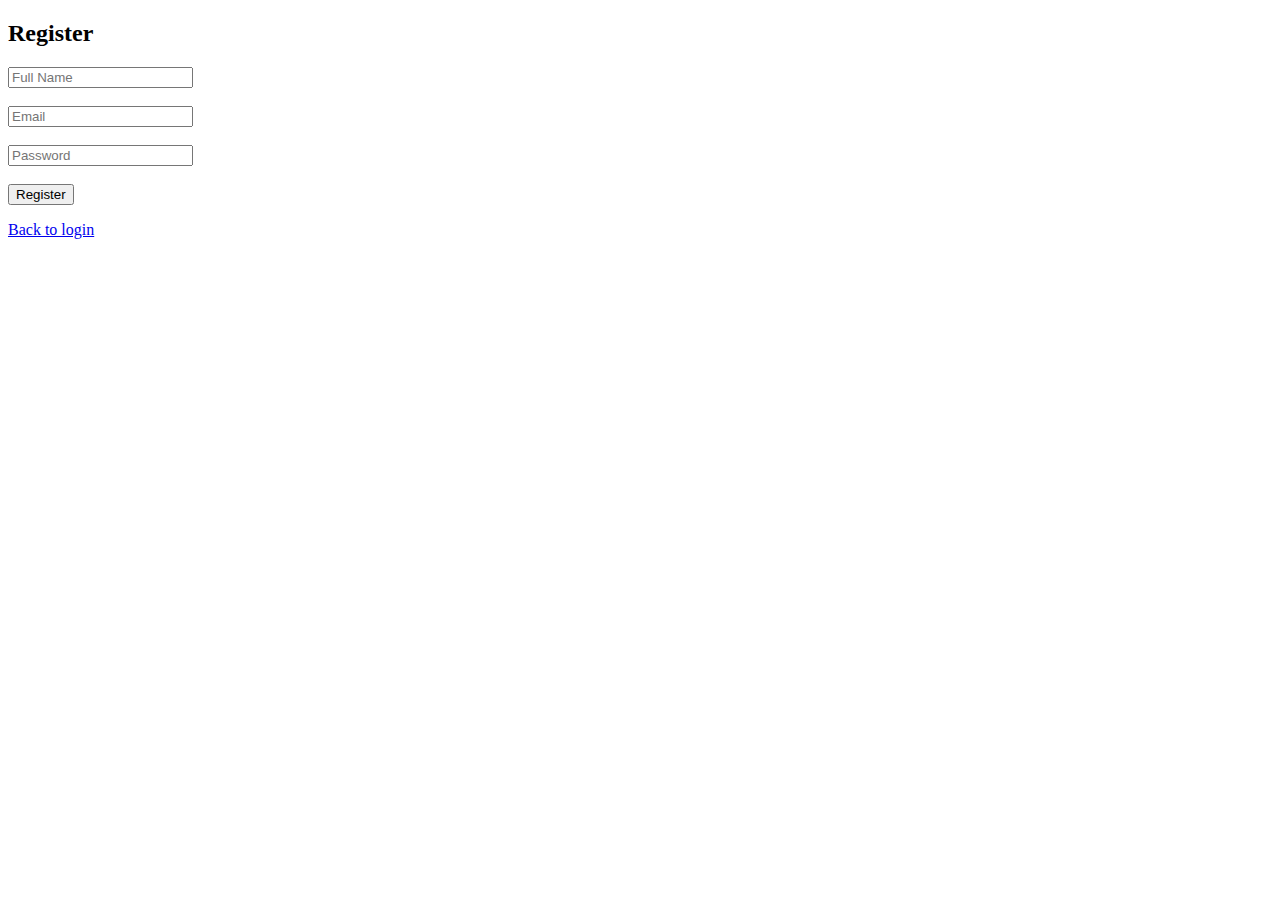
<file: frontend/register.html>
<!DOCTYPE html>
<html>
<head>
  <title>Register</title>
</head>
<body>
  <h2>Register</h2>

  <input id="full_name" placeholder="Full Name"><br><br>
  <input id="email" placeholder="Email"><br><br>
  <input id="password" type="password" placeholder="Password"><br><br>

  <button onclick="registerUser()">Register</button>
  <p><a href="index.html">Back to login</a></p>
  <script src="js/api.js"></script>
  <script src="script.js"></script>
  
 
</body>
</html>
</file>
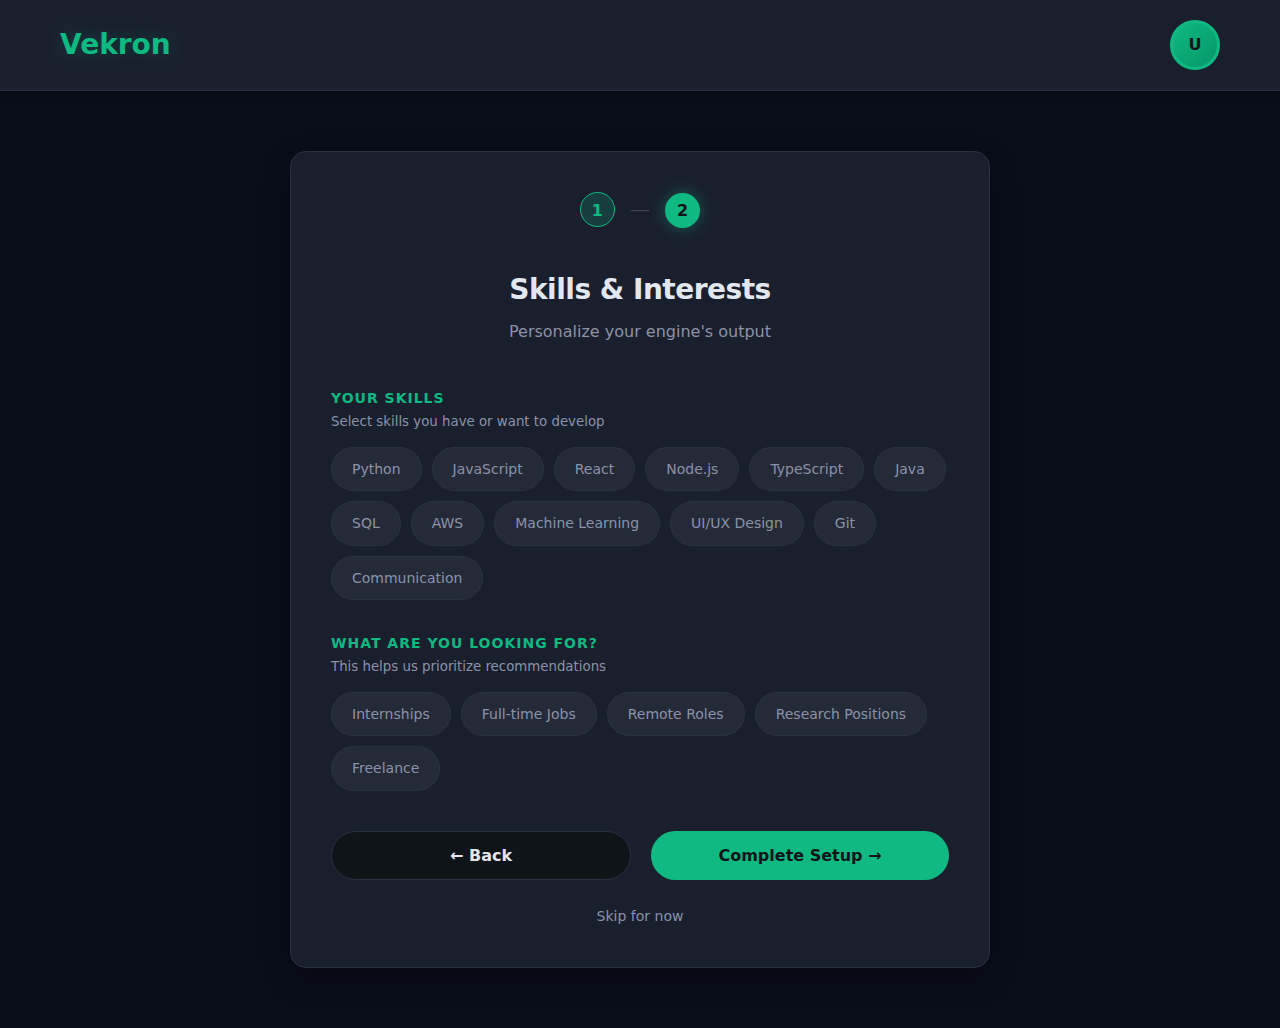
<file: frontend/skills.html>
<!DOCTYPE html>
<html lang="en">
<head>
  <meta charset="UTF-8">
  <title>Vekron | Skills & Interests</title>
  <link rel="stylesheet" href="style.css">
  <style>
    :root {
      --bg-dark: #0f1419;
      --paper-dark: #1a1f2e;
      --accent-green: #10b981;
      --text-main: #e4e6eb;
      --text-muted: #8b92a8;
      --border-dim: #2a3142;
    }

    body { 
      background: var(--bg-dark); 
      margin: 0; 
      padding: 0; 
      color: var(--text-main);
      font-family: 'Segoe UI', system-ui, sans-serif;
    }

    /* SHARED HEADER */
    .header {
      background: var(--paper-dark);
      padding: 20px 60px;
      box-shadow: 0 2px 10px rgba(0,0,0,0.3);
      display: flex;
      align-items: center;
      border-bottom: 1px solid var(--border-dim);
    }
    
    .logo { 
      font-size: 28px; font-weight: bold; color: var(--accent-green); 
      text-decoration: none;
      text-shadow: 0 0 20px rgba(16, 185, 129, 0.3);
    }

    .auth-controls {
      display: flex; align-items: center; gap: 20px;
      position: relative; margin-left: auto;
    }

    .profile-icon {
      width: 50px; height: 50px; border-radius: 50%;
      background: linear-gradient(135deg, #10b981, #059669);
      display: flex; align-items: center; justify-content: center;
      cursor: pointer; font-weight: bold; color: #0f1419;
      border: 3px solid var(--accent-green);
    }

    /* PROFILE CARD STYLING */
    .profile-card {
      max-width: 700px;
      margin: 60px auto;
      background: var(--paper-dark);
      padding: 40px;
      border-radius: 16px;
      border: 1px solid var(--border-dim);
      box-shadow: 0 10px 30px rgba(0,0,0,0.4);
    }

    .progress {
      text-align: center;
      margin-bottom: 40px;
      color: var(--text-muted);
    }

    .step {
      display: inline-block;
      width: 35px; height: 35px; line-height: 35px;
      background: var(--border-dim);
      border-radius: 50%;
      margin: 0 10px;
      font-weight: bold;
    }

    .step.done {
      background: rgba(16, 185, 129, 0.2);
      color: var(--accent-green);
      border: 1px solid var(--accent-green);
    }

    .step.active {
      background: var(--accent-green);
      color: #0f1419;
      box-shadow: 0 0 15px rgba(16, 185, 129, 0.4);
    }

    .pill-group {
      display: flex; flex-wrap: wrap; gap: 10px; margin: 15px 0 25px;
    }

    .pill {
      padding: 10px 20px;
      border: 1px solid var(--border-dim);
      border-radius: 30px;
      background: rgba(255, 255, 255, 0.05);
      cursor: pointer;
      transition: all 0.2s;
      color: var(--text-muted);
      font-size: 14px;
    }

    .pill:hover { border-color: var(--accent-green); color: var(--accent-green); }

    .pill.selected {
      background: var(--accent-green);
      color: #0f1419;
      border-color: var(--accent-green);
      font-weight: 600;
    }

    label strong { color: var(--accent-green); font-size: 14px; text-transform: uppercase; letter-spacing: 1px; }
    small { color: var(--text-muted); display: block; margin-bottom: 5px; }

    .btn-group {
      display: flex;
      justify-content: space-between;
      margin-top: 40px;
      gap: 20px;
    }

    .btn {
      padding: 14px 30px;
      border-radius: 50px;
      font-size: 16px;
      font-weight: bold;
      cursor: pointer;
      transition: 0.3s;
      border: none;
      flex: 1;
    }

    .back-btn {
      background: var(--bg-dark);
      color: var(--text-main);
      border: 1px solid var(--border-dim);
    }

    .back-btn:hover { background: #2a3142; }

    .complete-btn {
      background: var(--accent-green);
      color: #0f1419;
    }

    .complete-btn:hover {
      transform: translateY(-2px);
      box-shadow: 0 5px 15px rgba(16, 185, 129, 0.4);
    }

    .skip {
      text-align: center; margin-top: 25px; color: var(--text-muted);
      cursor: pointer; font-size: 14px;
    }
    .skip:hover { color: var(--accent-green); }
  </style>
</head>
<body>

  <div class="header">
    <a href="dashboard.html" class="logo">Vekron</a>
    <div class="auth-controls">
      <div class="profile-icon">
        <span id="profile-initials">U</span>
      </div>
    </div>
  </div>

  <div class="profile-card">
    <div class="progress">
      <span class="step done">1</span>
      <span style="font-size:20px; opacity: 0.3;">—</span>
      <span class="step active">2</span>
    </div>

    <h2 style="text-align: center; margin-bottom: 5px;">Skills & Interests</h2>
    <p style="text-align: center; color: var(--text-muted); margin-bottom: 40px;">Personalize your engine's output</p>

    <label><strong>Your Skills</strong></label>
    <small>Select skills you have or want to develop</small>
    <div class="pill-group" id="skills-group">
        <div class="pill" onclick="togglePill(this)">Python</div>
        <div class="pill" onclick="togglePill(this)">JavaScript</div>
        <div class="pill" onclick="togglePill(this)">React</div>
        <div class="pill" onclick="togglePill(this)">Node.js</div>
        <div class="pill" onclick="togglePill(this)">TypeScript</div>
        <div class="pill" onclick="togglePill(this)">Java</div>
        <div class="pill" onclick="togglePill(this)">SQL</div>
        <div class="pill" onclick="togglePill(this)">AWS</div>
        <div class="pill" onclick="togglePill(this)">Machine Learning</div>
        <div class="pill" onclick="togglePill(this)">UI/UX Design</div>
        <div class="pill" onclick="togglePill(this)">Git</div>
        <div class="pill" onclick="togglePill(this)">Communication</div>
    </div>

    <label style="display:block; margin-top: 30px;"><strong>What are you looking for?</strong></label>
    <small>This helps us prioritize recommendations</small>
    <div class="pill-group" id="interests-group">
      <div class="pill" onclick="togglePill(this)">Internships</div>
      <div class="pill" onclick="togglePill(this)">Full-time Jobs</div>
      <div class="pill" onclick="togglePill(this)">Remote Roles</div>
      <div class="pill" onclick="togglePill(this)">Research Positions</div>
      <div class="pill" onclick="togglePill(this)">Freelance</div>
    </div>

    <div class="btn-group">
      <button class="btn back-btn" onclick="window.history.back()">← Back</button>
      <button class="btn complete-btn" onclick="completeSetup()">Complete Setup →</button>
    </div>

    <div class="skip" onclick="window.location.href='dashboard.html'">Skip for now</div>
  </div>

  <script src="js/api.js"></script>
  <script src="script.js"></script>

  <script>
    const selectedSkills = new Set();
    const selectedInterests = new Set();

    function togglePill(pill) {
      pill.classList.toggle("selected");
      const text = pill.textContent.trim();
      
      if (pill.classList.contains("selected")) {
        if (pill.parentElement.id === "skills-group") {
          selectedSkills.add(text);
        } else {
          selectedInterests.add(text);
        }
      } else {
        selectedSkills.delete(text);
        selectedInterests.delete(text);
      }
    }

    async function completeSetup() {
      if (selectedSkills.size === 0) {
        alert("Please select at least one skill");
        return;
      }

      const tempStr = localStorage.getItem("temp_profile");
      if (!tempStr) {
        alert("Profile data missing — go back to first page");
        return;
      }
      const temp = JSON.parse(tempStr);

      const payload = {
        user_id: Number(localStorage.getItem("user_id")),
        experience_level: temp.experience_level || "Beginner",
        preferred_category: temp.preferred_category || "General",
        preferred_location: temp.preferred_location || "Anywhere",
        skills: Array.from(selectedSkills).join(", "),
        preferred_workplace: temp.preferred_workplace || "Remote",
        preferred_employment_type: Array.from(selectedInterests).join(", ") || "Full-time"
      };

      try {
        await apiFetch("/auth/complete-profile", {
          method: "POST",
          body: JSON.stringify(payload)
        });

        localStorage.removeItem("temp_profile");
        window.location.href = "dashboard.html";
      } catch (err) {
        alert("Error: " + (err.message || "Save failed"));
      }
    }

    document.addEventListener("DOMContentLoaded", () => {
      const fullName = localStorage.getItem("full_name") || "User";
      document.getElementById('profile-initials').textContent = fullName.split(' ').map(n => n[0]).join('').toUpperCase().substring(0, 2);
    });
  </script>
</body>
</html>
</file>
<file: frontend/style.css>
/* Vekron - Professional Dark Theme */
/* Global CSS Variables */

:root {
  /* Dark Theme Colors */
  --bg: #0a0e1a;
  --bg-secondary: #0f1419;
  --bg-tertiary: #1a1f2e;
  --text: #e2e8f0;
  --text-secondary: #94a3b8;
  --text-muted: #64748b;
  --card-bg: #0f1419;
  --header-bg: rgba(15, 20, 25, 0.8);
  
  /* Brand Colors */
  --primary: #10b981;
  --primary-dark: #059669;
  --primary-light: #34d399;
  --accent: #3b82f6;
  
  /* Status Colors */
  --success: #10b981;
  --warning: #f59e0b;
  --danger: #ef4444;
  --info: #06b6d4;
  
  /* UI Elements */
  --border: rgba(255, 255, 255, 0.06);
  --border-hover: rgba(255, 255, 255, 0.1);
  --shadow: 0 4px 15px rgba(0, 0, 0, 0.3);
  --shadow-lg: 0 10px 30px rgba(0, 0, 0, 0.5);
  --modal-bg: rgba(10, 14, 26, 0.8);
  
  /* Spacing */
  --radius-sm: 6px;
  --radius-md: 8px;
  --radius-lg: 12px;
  --radius-xl: 16px;
}

/* Global Styles */
* {
  margin: 0;
  padding: 0;
  box-sizing: border-box;
}

html {
  background-color: #0a0e1a !important;
  margin: 0 !important;
  padding: 0 !important;
}

body {
  font-family: -apple-system, BlinkMacSystemFont, 'Segoe UI', Roboto, 'Oxygen', 'Ubuntu', 'Cantarell', sans-serif;
  background-color: var(--bg) !important;
  color: var(--text);
  line-height: 1.6;
  -webkit-font-smoothing: antialiased;
  -moz-osx-font-smoothing: grayscale;
  margin: 0 !important;
  padding: 0 !important;
}

.container {
  max-width: 1400px;
  margin: 0 auto;
  padding: 40px 60px;
}

/* Typography */
h1, h2, h3, h4, h5, h6 {
  color: var(--text);
  font-weight: 600;
  letter-spacing: -0.5px;
}

h1 {
  font-size: 2rem;
  margin-bottom: 1rem;
}

h2 {
  font-size: 1.75rem;
  margin-bottom: 1rem;
}

h3 {
  font-size: 1.5rem;
  margin-bottom: 0.75rem;
}

p {
  color: var(--text-secondary);
  line-height: 1.7;
}

a {
  color: var(--primary);
  text-decoration: none;
  transition: color 0.2s ease;
}

a:hover {
  color: var(--primary-light);
}

/* Buttons */
button {
  font-family: inherit;
  cursor: pointer;
  border: none;
  border-radius: var(--radius-md);
  font-weight: 600;
  transition: all 0.2s ease;
}

.btn-primary {
  background: var(--primary);
  color: white;
  padding: 12px 24px;
}

.btn-primary:hover {
  background: var(--primary-dark);
  transform: translateY(-1px);
}

.btn-secondary {
  background: rgba(255, 255, 255, 0.05);
  color: var(--text);
  border: 1px solid var(--border);
  padding: 12px 24px;
}

.btn-secondary:hover {
  background: rgba(255, 255, 255, 0.08);
}

/* Cards */
.card {
  background: var(--card-bg);
  border: 1px solid var(--border);
  border-radius: var(--radius-lg);
  padding: 24px;
  box-shadow: var(--shadow);
  transition: all 0.3s ease;
}

.card:hover {
  transform: translateY(-2px);
  border-color: var(--border-hover);
}

/* Forms */
input[type="text"],
input[type="email"],
input[type="password"],
textarea,
select {
  width: 100%;
  padding: 12px 16px;
  background: rgba(255, 255, 255, 0.02);
  border: 1px solid var(--border);
  border-radius: var(--radius-md);
  color: var(--text);
  font-size: 14px;
  transition: all 0.2s ease;
}

input:focus,
textarea:focus,
select:focus {
  outline: none;
  border-color: var(--primary);
  background: rgba(255, 255, 255, 0.03);
}

input::placeholder,
textarea::placeholder {
  color: var(--text-muted);
}

/* Utilities */
.text-primary {
  color: var(--text) !important;
}

.text-secondary {
  color: var(--text-secondary) !important;
}

.text-muted {
  color: var(--text-muted) !important;
}

.bg-primary {
  background: var(--bg) !important;
}

.bg-secondary {
  background: var(--bg-secondary) !important;
}

/* Scrollbar */
::-webkit-scrollbar {
  width: 10px;
  height: 10px;
}

::-webkit-scrollbar-track {
  background: var(--bg);
}

::-webkit-scrollbar-thumb {
  background: rgba(255, 255, 255, 0.1);
  border-radius: 5px;
}

::-webkit-scrollbar-thumb:hover {
  background: rgba(255, 255, 255, 0.15);
}

/* Responsive */
@media (max-width: 768px) {
  .container {
    padding: 24px;
  }

  h1 {
    font-size: 1.75rem;
  }

  h2 {
    font-size: 1.5rem;
  }

  h3 {
    font-size: 1.25rem;
  }
}

/* Dark theme is default - no need for data-theme attribute */
[data-theme="light"] {
  /* Light theme can be added later if needed */
  --bg: #f8f9fa;
  --text: #333;
  --card-bg: white;
  --header-bg: white;
  --shadow: 0 2px 10px rgba(0, 0, 0, 0.1);
  --border: #ddd;
}
</file>
